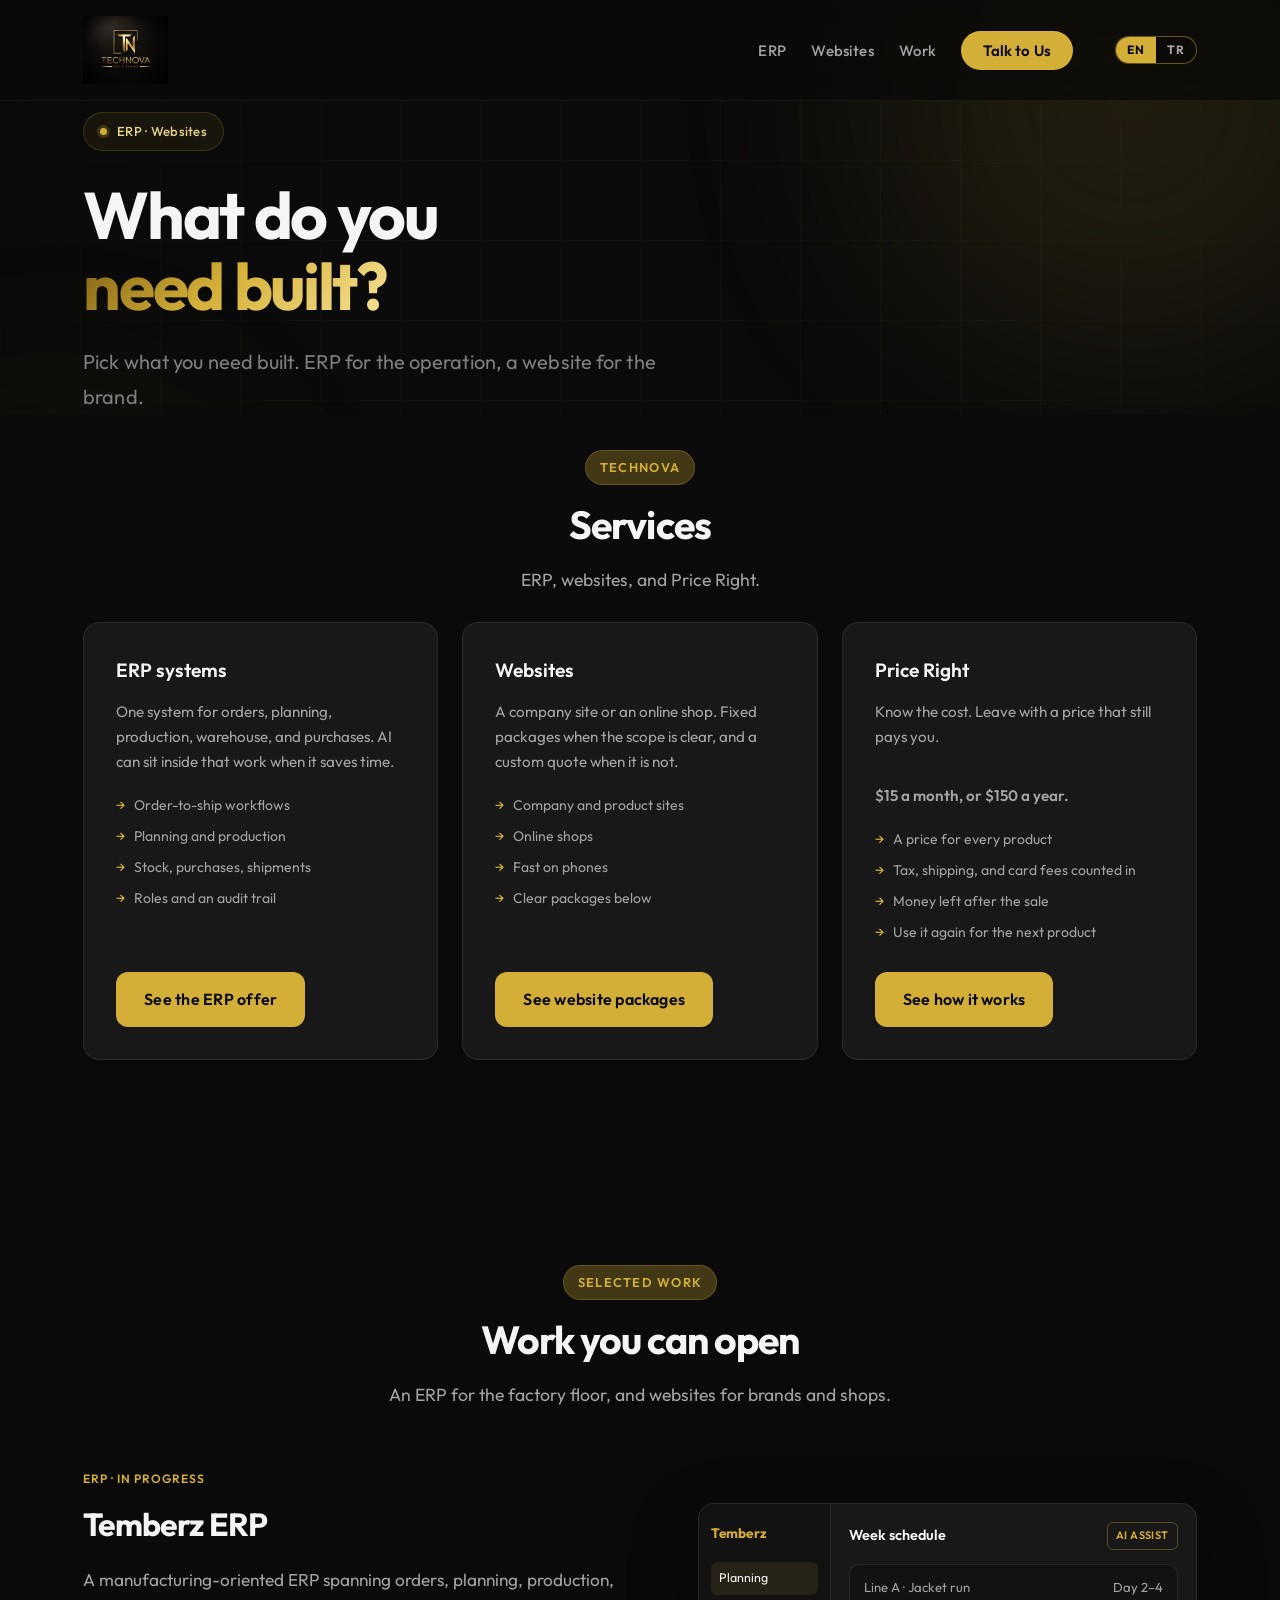
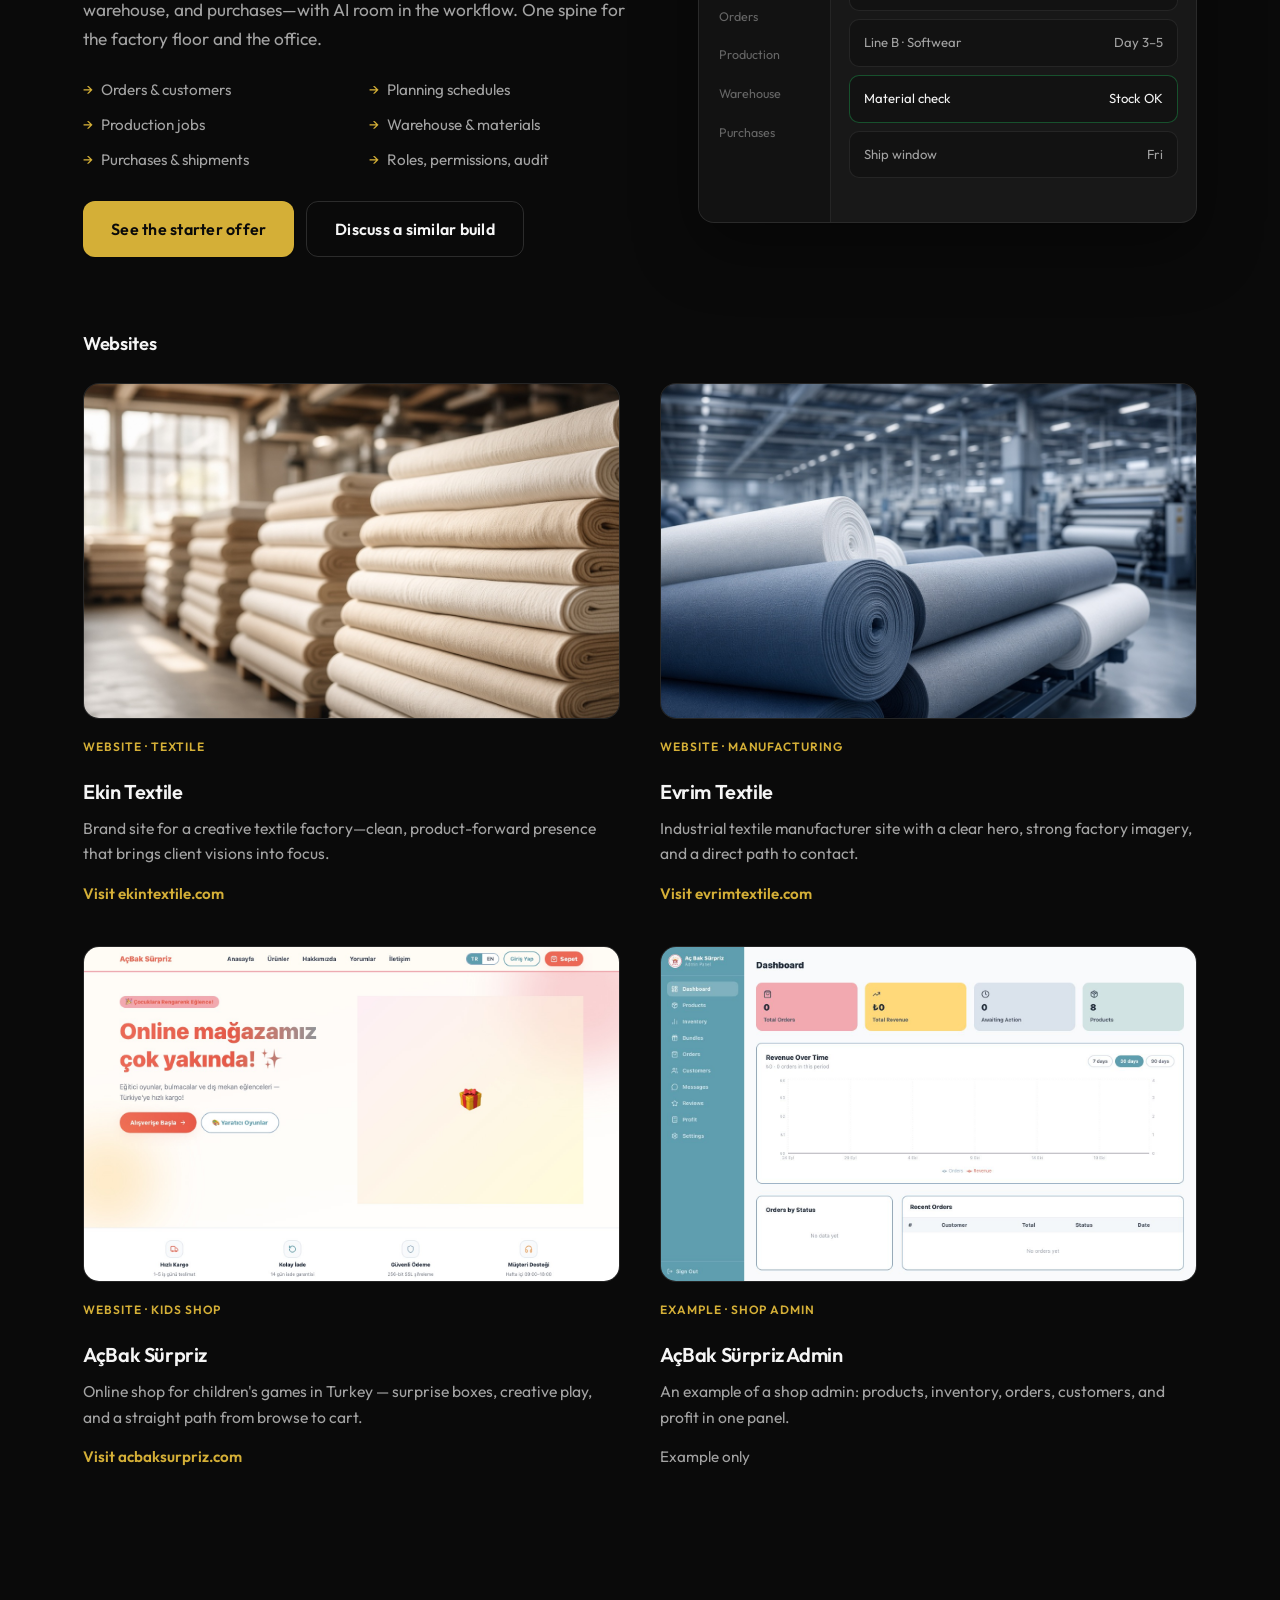
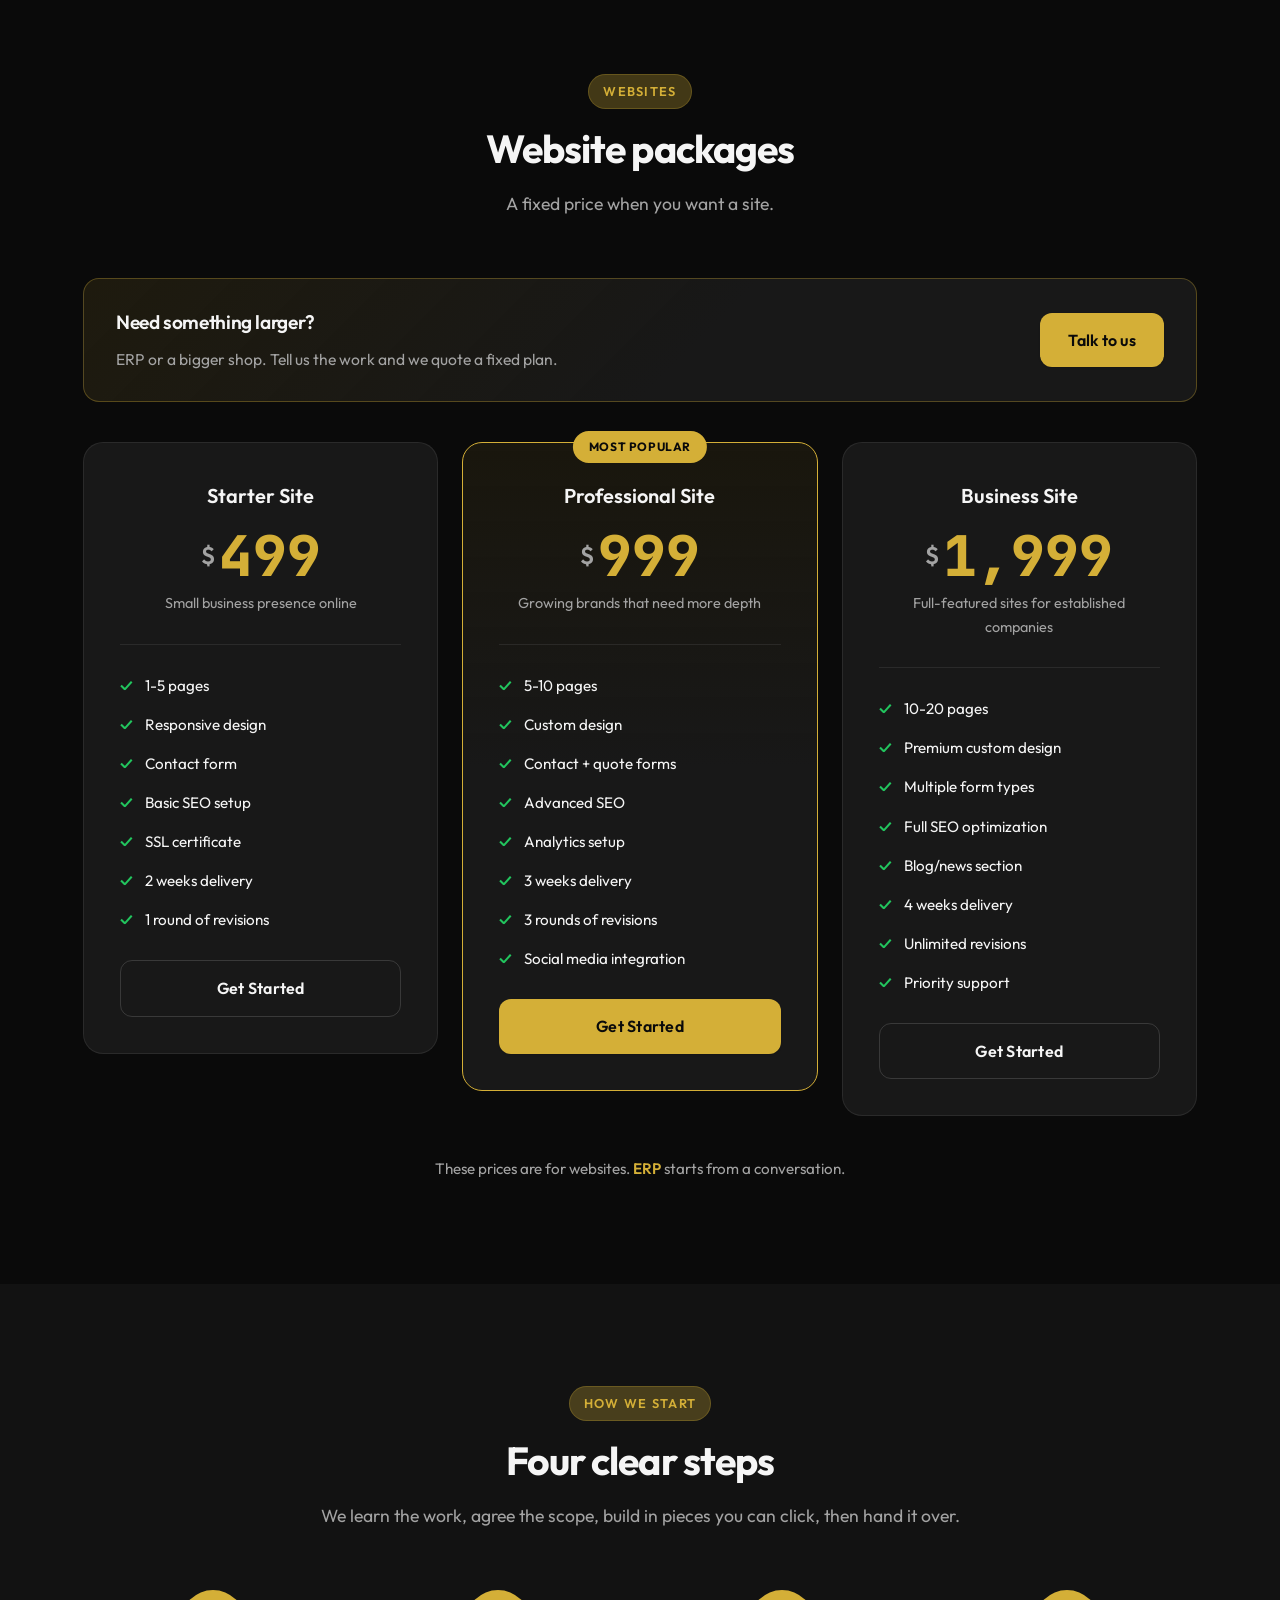
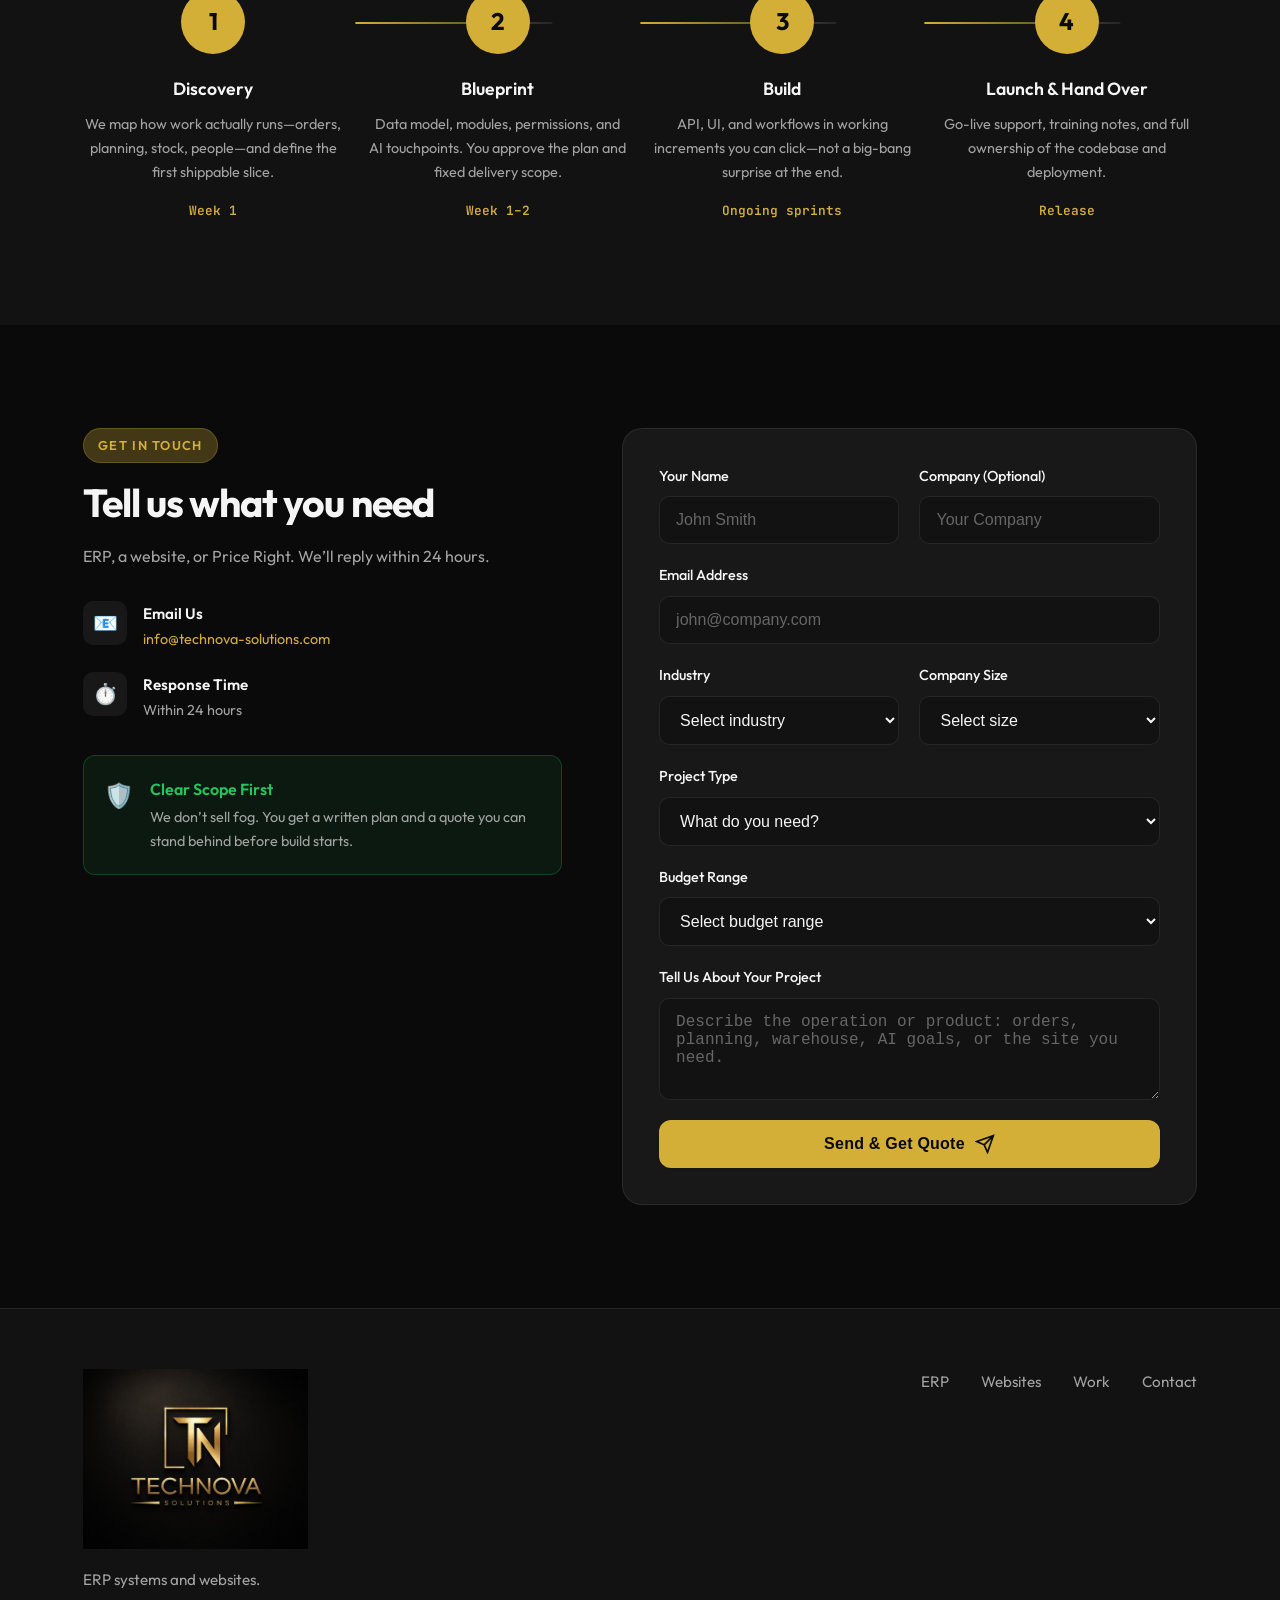
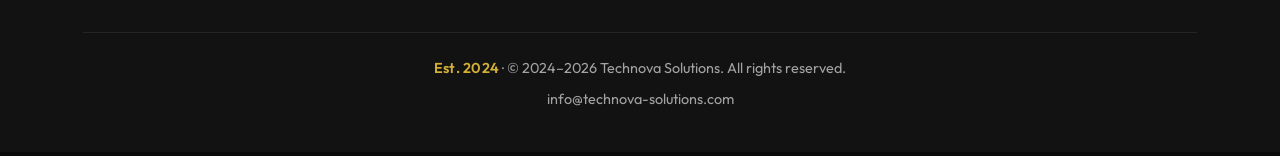
<file: index.html>
<!DOCTYPE html>
<html lang="en">
<head>
    <meta charset="UTF-8">
    <meta name="viewport" content="width=device-width, initial-scale=1.0">
    <meta name="description" data-i18n="meta.homeDesc" content="Technova Solutions — ERP systems, AI-powered workflows, and modern web software for operations-heavy businesses. Built for planning, production, and real work.">
    <meta name="theme-color" content="#0a0a0a">
    <link rel="canonical" href="https://technovasolutions.com/">
    <link rel="sitemap" type="application/xml" title="Sitemap" href="https://technovasolutions.com/sitemap.xml">
    <link rel="icon" href="favicon.svg" type="image/svg+xml">
    <link rel="apple-touch-icon" href="favicon.svg">
    <title data-i18n="meta.homeTitle">Technova Solutions | ERP Systems & AI Software</title>
    <meta property="og:type" content="website">
    <meta property="og:url" content="https://technovasolutions.com/">
    <meta property="og:title" content="Technova Solutions | ERP Systems & AI Software">
    <meta property="og:description" content="We build ERP platforms and AI-assisted workflows for manufacturing and operations—plus fast, secure web experiences when you need them.">
    <meta property="og:site_name" content="Technova Solutions">
    <meta name="twitter:card" content="summary">
    <meta name="twitter:title" content="Technova Solutions | ERP Systems & AI Software">
    <meta name="twitter:description" content="ERP systems, AI workflows, and modern software for operations-heavy businesses.">
    <script type="application/ld+json">
    {
      "@context": "https://schema.org",
      "@type": "Organization",
      "name": "Technova Solutions",
      "url": "https://technovasolutions.com/",
      "foundingDate": "2024",
      "email": "info@technova-solutions.com",
      "description": "ERP systems, AI-powered workflows, and modern web software for operations-heavy businesses."
    }
    </script>
    <link rel="preconnect" href="https://fonts.googleapis.com">
    <link rel="preconnect" href="https://fonts.gstatic.com" crossorigin>
    <link href="https://fonts.googleapis.com/css2?family=Outfit:wght@300;400;500;600;700;800&family=JetBrains+Mono:wght@400;500&display=swap" rel="stylesheet">
    <link rel="stylesheet" href="styles.css">
</head>
<body>
    <a class="skip-link" href="#main-content" data-i18n="a11y.skip">Skip to content</a>
    <!-- Navigation -->
    <nav class="navbar" data-i18n-aria="a11y.nav" aria-label="Primary">
        <div class="nav-container">
            <a href="index.html" class="logo logo--nav" data-i18n-aria="a11y.home" aria-label="Technova Solutions — home">
                <img src="logo.png" alt="" class="logo-img" width="440" height="132" decoding="async" fetchpriority="high">
            </a>
            <ul id="site-nav" class="nav-links">
                <li><a href="#erp" data-i18n="nav.erp">ERP</a></li>
                <li><a href="#websites" data-i18n="nav.websites">Websites</a></li>
                <li><a href="#work" data-i18n="nav.work">Work</a></li>
                <li><a href="#contact" class="nav-cta" data-i18n="nav.talk">Talk to Us</a></li>
            </ul>
            <div class="lang-switch" role="group" data-i18n-aria="a11y.language" aria-label="Language">
                <button type="button" class="lang-switch-btn" data-set-lang="en" lang="en">EN</button>
                <button type="button" class="lang-switch-btn" data-set-lang="tr" lang="tr">TR</button>
            </div>
            <button type="button" class="mobile-toggle" aria-label="Open menu" aria-expanded="false" aria-controls="site-nav">
                <span></span>
                <span></span>
                <span></span>
            </button>
        </div>
    </nav>

    <main id="main-content">
    <!-- Hero Section -->
    <header class="hero">
        <div class="hero-bg">
            <div class="grid-overlay"></div>
            <div class="gradient-orb orb-1"></div>
            <div class="gradient-orb orb-2"></div>
        </div>
        <div class="hero-content">
            <div class="hero-badge">
                <span class="badge-dot"></span>
                <span data-i18n="hero.badge">ERP · Websites</span>
            </div>
            <h1 class="hero-title">
                <span data-i18n="hero.l1">What do you</span><br>
                <span class="gradient-text" data-i18n="hero.l2">need built?</span>
            </h1>
            <p class="hero-subtitle" data-i18n="hero.sub">
                Pick what you need built. ERP for the operation, a website for the brand.
            </p>
        </div>
    </header>

    <section id="services" class="services">
        <div class="container">
            <div class="section-header">
                <span class="section-tag" data-i18n="svc.tag">Technova</span>
                <h2 class="section-title" data-i18n="svc.title">Services</h2>
                <p class="section-desc" data-i18n="svc.desc">ERP, websites, and Price Right.</p>
            </div>
            <div class="services-grid">
                <article id="erp" class="service-card">
                    <h3 data-i18n="path.erp.t">ERP systems</h3>
                    <p data-i18n="svc.erp.p">One system for orders, planning, production, warehouse, and purchases. AI can sit inside that work when it saves time.</p>
                    <ul class="service-features">
                        <li data-i18n="svc.erp.1">Order-to-ship workflows</li>
                        <li data-i18n="svc.erp.2">Planning and production</li>
                        <li data-i18n="svc.erp.3">Stock, purchases, shipments</li>
                        <li data-i18n="svc.erp.4">Roles and an audit trail</li>
                    </ul>
                    <a href="manufacturing-erp.html" class="btn btn-primary" data-i18n="svc.erp.cta">See the ERP offer</a>
                </article>
                <article id="websites" class="service-card">
                    <h3 data-i18n="path.web.t">Websites</h3>
                    <p data-i18n="svc.web.p">A company site or an online shop. Fixed packages when the scope is clear, and a custom quote when it is not.</p>
                    <ul class="service-features">
                        <li data-i18n="svc.web.1">Company and product sites</li>
                        <li data-i18n="svc.web.2">Online shops</li>
                        <li data-i18n="svc.web.3">Fast on phones</li>
                        <li data-i18n="svc.web.4">Clear packages below</li>
                    </ul>
                    <a href="#pricing" class="btn btn-primary" data-prefill="website" data-i18n="svc.web.cta">See website packages</a>
                </article>
                <article id="item-pricing" class="service-card">
                    <h3 data-i18n="path.price.t">Price Right</h3>
                    <p data-i18n="svc.price.p">Know the cost. Leave with a price that still pays you.</p>
                    <p class="service-price" data-i18n="svc.price.fee">$15 a month, or $150 a year.</p>
                    <ul class="service-features">
                        <li data-i18n="svc.price.1">A price for every product</li>
                        <li data-i18n="svc.price.2">Tax, shipping, and card fees counted in</li>
                        <li data-i18n="svc.price.3">Money left after the sale</li>
                        <li data-i18n="svc.price.4">Use it again for the next product</li>
                    </ul>
                    <a href="profit-calculator/index.html" class="btn btn-primary" data-i18n="svc.price.cta">See how it works</a>
                </article>
            </div>
        </div>
    </section>

    <!-- Work / Case study -->
    <section id="work" class="work">
        <div class="container">
            <div class="section-header">
                <span class="section-tag" data-i18n="work.tag">Selected Work</span>
                <h2 class="section-title" data-i18n="work.title">Work you can open</h2>
                <p class="section-desc" data-i18n="work.desc">An ERP for the factory floor, and websites for brands and shops.</p>
            </div>

            <div class="work-featured">
                <div class="work-layout">
                    <div class="work-copy">
                        <p class="work-kicker" data-i18n="work.kicker">ERP · In progress</p>
                        <h3 class="work-name">Temberz ERP</h3>
                        <p class="work-lead" data-i18n="work.lead">A manufacturing-oriented ERP spanning orders, planning, production, warehouse, and purchases—with AI room in the workflow. One spine for the factory floor and the office.</p>
                        <ul class="work-modules">
                            <li data-i18n="work.m1">Orders &amp; customers</li>
                            <li data-i18n="work.m2">Planning schedules</li>
                            <li data-i18n="work.m3">Production jobs</li>
                            <li data-i18n="work.m4">Warehouse &amp; materials</li>
                            <li data-i18n="work.m5">Purchases &amp; shipments</li>
                            <li data-i18n="work.m6">Roles, permissions, audit</li>
                        </ul>
                        <div class="work-actions">
                            <a href="manufacturing-erp.html" class="btn btn-primary" data-i18n="work.offer">See the starter offer</a>
                            <a href="#contact" class="btn btn-secondary" data-prefill="erp" data-i18n="work.discuss">Discuss a similar build</a>
                        </div>
                    </div>
                    <div class="work-visual" aria-hidden="true">
                        <div class="app-shell">
                            <aside class="app-shell-nav">
                                <span class="app-shell-brand">Temberz</span>
                                <span class="is-active" data-i18n="mock.planning">Planning</span>
                                <span data-i18n="mock.orders">Orders</span>
                                <span data-i18n="mock.production">Production</span>
                                <span data-i18n="mock.warehouse">Warehouse</span>
                                <span data-i18n="mock.purchases">Purchases</span>
                            </aside>
                            <div class="app-shell-main">
                                <div class="app-shell-bar">
                                    <span data-i18n="mock.week">Week schedule</span>
                                    <span class="app-shell-ai" data-i18n="mock.ai">AI assist</span>
                                </div>
                                <div class="app-shell-board">
                                    <div class="app-shell-row"><span data-i18n="mock.lineA">Line A · Jacket run</span><span data-i18n="mock.day24">Day 2–4</span></div>
                                    <div class="app-shell-row"><span data-i18n="mock.lineB">Line B · Softwear</span><span data-i18n="mock.day35">Day 3–5</span></div>
                                    <div class="app-shell-row highlight"><span data-i18n="mock.material">Material check</span><span data-i18n="mock.stock">Stock OK</span></div>
                                    <div class="app-shell-row"><span data-i18n="mock.ship">Ship window</span><span data-i18n="mock.fri">Fri</span></div>
                                </div>
                            </div>
                        </div>
                    </div>
                </div>
            </div>

            <div class="portfolio">
                <h3 class="portfolio-heading" data-i18n="port.heading">Websites</h3>
                <div class="portfolio-grid">
                    <article class="portfolio-project">
                        <a class="portfolio-media" href="https://ekintextile.com" target="_blank" rel="noopener noreferrer">
                            <img src="assets/ekin-textile.jpg" data-i18n-alt="port.ekin.alt" alt="Ekin Textile — creative textile manufacturing" width="1600" height="900" loading="lazy" decoding="async">
                        </a>
                        <div class="portfolio-body">
                            <p class="work-kicker" data-i18n="port.ekin.k">Website · Textile</p>
                            <h4 class="portfolio-title">Ekin Textile</h4>
                            <p class="portfolio-desc" data-i18n="port.ekin.d">Brand site for a creative textile factory—clean, product-forward presence that brings client visions into focus.</p>
                            <a class="portfolio-link" href="https://ekintextile.com" target="_blank" rel="noopener noreferrer" data-i18n="port.ekin.a">Visit ekintextile.com</a>
                        </div>
                    </article>
                    <article class="portfolio-project">
                        <a class="portfolio-media" href="https://evrimtextile.com" target="_blank" rel="noopener noreferrer">
                            <img src="assets/evrim-textile.jpg" data-i18n-alt="port.evrim.alt" alt="Evrim Textile — industrial textile manufacturing" width="1600" height="900" loading="lazy" decoding="async">
                        </a>
                        <div class="portfolio-body">
                            <p class="work-kicker" data-i18n="port.evrim.k">Website · Manufacturing</p>
                            <h4 class="portfolio-title">Evrim Textile</h4>
                            <p class="portfolio-desc" data-i18n="port.evrim.d">Industrial textile manufacturer site with a clear hero, strong factory imagery, and a direct path to contact.</p>
                            <a class="portfolio-link" href="https://evrimtextile.com" target="_blank" rel="noopener noreferrer" data-i18n="port.evrim.a">Visit evrimtextile.com</a>
                        </div>
                    </article>
                    <article class="portfolio-project">
                        <a class="portfolio-media" href="https://acbaksurpriz.com/" target="_blank" rel="noopener noreferrer">
                            <img src="assets/acbak-surpriz.jpg" data-i18n-alt="port.acbak.alt" alt="AçBak Sürpriz — kids game shop" width="1440" height="900" loading="lazy" decoding="async">
                        </a>
                        <div class="portfolio-body">
                            <p class="work-kicker" data-i18n="port.acbak.k">Website · Kids shop</p>
                            <h4 class="portfolio-title">AçBak Sürpriz</h4>
                            <p class="portfolio-desc" data-i18n="port.acbak.d">Online shop for children's games in Turkey — surprise boxes, creative play, and a straight path from browse to cart.</p>
                            <a class="portfolio-link" href="https://acbaksurpriz.com/" target="_blank" rel="noopener noreferrer" data-i18n="port.acbak.a">Visit acbaksurpriz.com</a>
                        </div>
                    </article>
                    <article class="portfolio-project">
                        <div class="portfolio-media">
                            <img src="assets/acbak-admin.jpg" data-i18n-alt="port.admin.alt" alt="Example of a shop admin — orders, products, and profit" width="1440" height="900" loading="lazy" decoding="async">
                        </div>
                        <div class="portfolio-body">
                            <p class="work-kicker" data-i18n="port.admin.k">Example · Shop admin</p>
                            <h4 class="portfolio-title">AçBak Sürpriz Admin</h4>
                            <p class="portfolio-desc" data-i18n="port.admin.d">An example of a shop admin: products, inventory, orders, customers, and profit in one panel.</p>
                            <p class="portfolio-note" data-i18n="port.admin.a">Example only</p>
                        </div>
                    </article>
                </div>
            </div>
        </div>
    </section>

    <!-- Pricing Section -->
    <section id="pricing" class="pricing">
        <div class="container">
            <div class="section-header">
                <span class="section-tag" data-i18n="pack.tag">Websites</span>
                <h2 class="section-title" data-i18n="pack.title">Website packages</h2>
                <p class="section-desc" data-i18n="pack.desc">A fixed price when you want a site.</p>
            </div>

            <div class="pricing-custom">
                <div class="pricing-custom-copy">
                    <h3 data-i18n="pack.more.t">Need something larger?</h3>
                    <p data-i18n="pack.more.p">ERP or a bigger shop. Tell us the work and we quote a fixed plan.</p>
                </div>
                <a href="#contact" class="btn btn-primary" data-prefill="erp" data-i18n="pack.more.cta">Talk to us</a>
            </div>

            <div class="pricing-grid">
                <div class="pricing-card">
                    <div class="pricing-header">
                        <h3 data-i18n="pack.starter">Starter Site</h3>
                        <div class="price">
                            <span class="currency">$</span>
                            <span class="amount">499</span>
                        </div>
                        <p class="price-desc" data-i18n="pack.starter.d">Small business presence online</p>
                    </div>
                    <ul class="pricing-features">
                        <li><span class="check">✓</span> <span data-i18n="pack.s1">1-5 pages</span></li>
                        <li><span class="check">✓</span> <span data-i18n="pack.s2">Responsive design</span></li>
                        <li><span class="check">✓</span> <span data-i18n="pack.s3">Contact form</span></li>
                        <li><span class="check">✓</span> <span data-i18n="pack.s4">Basic SEO setup</span></li>
                        <li><span class="check">✓</span> <span data-i18n="pack.s5">SSL certificate</span></li>
                        <li><span class="check">✓</span> <span data-i18n="pack.s6">2 weeks delivery</span></li>
                        <li><span class="check">✓</span> <span data-i18n="pack.s7">1 round of revisions</span></li>
                    </ul>
                    <a href="#contact" class="btn btn-secondary btn-full" data-prefill="website" data-budget="site-starter" data-i18n="pack.start">Get Started</a>
                </div>
                <div class="pricing-card popular">
                    <div class="popular-badge" data-i18n="pack.popular">Most Popular</div>
                    <div class="pricing-header">
                        <h3 data-i18n="pack.pro">Professional Site</h3>
                        <div class="price">
                            <span class="currency">$</span>
                            <span class="amount">999</span>
                        </div>
                        <p class="price-desc" data-i18n="pack.pro.d">Growing brands that need more depth</p>
                    </div>
                    <ul class="pricing-features">
                        <li><span class="check">✓</span> <span data-i18n="pack.p1">5-10 pages</span></li>
                        <li><span class="check">✓</span> <span data-i18n="pack.p2">Custom design</span></li>
                        <li><span class="check">✓</span> <span data-i18n="pack.p3">Contact + quote forms</span></li>
                        <li><span class="check">✓</span> <span data-i18n="pack.p4">Advanced SEO</span></li>
                        <li><span class="check">✓</span> <span data-i18n="pack.p5">Analytics setup</span></li>
                        <li><span class="check">✓</span> <span data-i18n="pack.p6">3 weeks delivery</span></li>
                        <li><span class="check">✓</span> <span data-i18n="pack.p7">3 rounds of revisions</span></li>
                        <li><span class="check">✓</span> <span data-i18n="pack.p8">Social media integration</span></li>
                    </ul>
                    <a href="#contact" class="btn btn-primary btn-full" data-prefill="website" data-budget="site-pro" data-i18n="pack.start">Get Started</a>
                </div>
                <div class="pricing-card">
                    <div class="pricing-header">
                        <h3 data-i18n="pack.biz">Business Site</h3>
                        <div class="price">
                            <span class="currency">$</span>
                            <span class="amount">1,999</span>
                        </div>
                        <p class="price-desc" data-i18n="pack.biz.d">Full-featured sites for established companies</p>
                    </div>
                    <ul class="pricing-features">
                        <li><span class="check">✓</span> <span data-i18n="pack.b1">10-20 pages</span></li>
                        <li><span class="check">✓</span> <span data-i18n="pack.b2">Premium custom design</span></li>
                        <li><span class="check">✓</span> <span data-i18n="pack.b3">Multiple form types</span></li>
                        <li><span class="check">✓</span> <span data-i18n="pack.b4">Full SEO optimization</span></li>
                        <li><span class="check">✓</span> <span data-i18n="pack.b5">Blog/news section</span></li>
                        <li><span class="check">✓</span> <span data-i18n="pack.b6">4 weeks delivery</span></li>
                        <li><span class="check">✓</span> <span data-i18n="pack.b7">Unlimited revisions</span></li>
                        <li><span class="check">✓</span> <span data-i18n="pack.b8">Priority support</span></li>
                    </ul>
                    <a href="#contact" class="btn btn-secondary btn-full" data-prefill="website" data-budget="site-biz" data-i18n="pack.start">Get Started</a>
                </div>
            </div>
            <p class="pricing-note"><span data-i18n="pack.note1">These prices are for websites.</span> <a href="#erp">ERP</a> <span data-i18n="pack.note2">starts from a conversation.</span></p>
        </div>
    </section>

    <!-- Process Section -->
    <section id="process" class="process">
        <div class="container">
            <div class="section-header">
                <span class="section-tag" data-i18n="step.tag">How we start</span>
                <h2 class="section-title" data-i18n="step.title">Four clear steps</h2>
                <p class="section-desc" data-i18n="step.desc">We learn the work, agree the scope, build in pieces you can click, then hand it over.</p>
            </div>
            <div class="process-timeline">
                <div class="process-step">
                    <div class="step-number">1</div>
                    <div class="step-content">
                        <h3 data-i18n="step.1.t">Discovery</h3>
                        <p data-i18n="step.1.p">We map how work actually runs—orders, planning, stock, people—and define the first shippable slice.</p>
                        <span class="step-time" data-i18n="step.1.time">Week 1</span>
                    </div>
                </div>
                <div class="process-step">
                    <div class="step-number">2</div>
                    <div class="step-content">
                        <h3 data-i18n="step.2.t">Blueprint</h3>
                        <p data-i18n="step.2.p">Data model, modules, permissions, and AI touchpoints. You approve the plan and fixed delivery scope.</p>
                        <span class="step-time" data-i18n="step.2.time">Week 1–2</span>
                    </div>
                </div>
                <div class="process-step">
                    <div class="step-number">3</div>
                    <div class="step-content">
                        <h3 data-i18n="step.3.t">Build</h3>
                        <p data-i18n="step.3.p">API, UI, and workflows in working increments you can click—not a big-bang surprise at the end.</p>
                        <span class="step-time" data-i18n="step.3.time">Ongoing sprints</span>
                    </div>
                </div>
                <div class="process-step">
                    <div class="step-number">4</div>
                    <div class="step-content">
                        <h3 data-i18n="step.4.t">Launch & Hand Over</h3>
                        <p data-i18n="step.4.p">Go-live support, training notes, and full ownership of the codebase and deployment.</p>
                        <span class="step-time" data-i18n="step.4.time">Release</span>
                    </div>
                </div>
            </div>
        </div>
    </section>

    <!-- Contact Section -->
    <section id="contact" class="contact">
        <div class="container">
            <div class="contact-grid">
                <div class="contact-info">
                    <span class="section-tag" data-i18n="contact.tag">Get In Touch</span>
                    <h2 class="section-title" data-i18n="contact.title">Tell us what you need</h2>
                    <p data-i18n="contact.desc">ERP, a website, or Price Right. We’ll reply within 24 hours.</p>
                    
                    <div class="contact-details">
                        <div class="contact-item">
                            <div class="ci-icon">📧</div>
                            <div class="ci-text">
                                <strong data-i18n="contact.email">Email Us</strong>
                                <span><a href="mailto:info@technova-solutions.com" class="contact-email">info@technova-solutions.com</a></span>
                            </div>
                        </div>
                        <div class="contact-item">
                            <div class="ci-icon">⏱️</div>
                            <div class="ci-text">
                                <strong data-i18n="contact.response">Response Time</strong>
                                <span data-i18n="contact.hours">Within 24 hours</span>
                            </div>
                        </div>
                    </div>

                    <div class="guarantee-box">
                        <div class="guarantee-icon">🛡️</div>
                        <div class="guarantee-text">
                            <strong data-i18n="contact.scope.t">Clear Scope First</strong>
                            <p data-i18n="contact.scope.p">We don’t sell fog. You get a written plan and a quote you can stand behind before build starts.</p>
                        </div>
                    </div>
                </div>
                <div class="contact-form-wrapper">
                    <form class="contact-form" id="contactForm">
                        <div class="contact-honeypot" aria-hidden="true">
                            <label for="contact-honey">Do not fill</label>
                            <input type="text" id="contact-honey" name="_honey" tabindex="-1" autocomplete="off">
                        </div>
                        <div class="form-row">
                            <div class="form-group">
                                <label for="name" data-i18n="contact.name">Your Name</label>
                                <input type="text" id="name" name="name" required data-i18n-placeholder="contact.name.ph" placeholder="John Smith">
                            </div>
                            <div class="form-group">
                                <label for="company" data-i18n="contact.company">Company (Optional)</label>
                                <input type="text" id="company" name="company" data-i18n-placeholder="contact.company.ph" placeholder="Your Company">
                            </div>
                        </div>
                        <div class="form-group">
                            <label for="email" data-i18n="contact.emailLabel">Email Address</label>
                            <input type="email" id="email" name="email" required data-i18n-placeholder="contact.email.ph" placeholder="john@company.com">
                        </div>
                        <div class="form-row">
                            <div class="form-group">
                                <label for="industry" data-i18n="contact.industry">Industry</label>
                                <select id="industry" name="industry">
                                    <option value="" data-i18n="contact.industry.ph">Select industry</option>
                                    <option value="manufacturing" data-i18n="contact.ind.mfg">Manufacturing</option>
                                    <option value="apparel" data-i18n="contact.ind.apparel">Apparel / Textile</option>
                                    <option value="wholesale" data-i18n="contact.ind.wholesale">Wholesale / Distribution</option>
                                    <option value="warehouse" data-i18n="contact.ind.warehouse">Warehouse / Logistics</option>
                                    <option value="services" data-i18n="contact.ind.services">Professional Services</option>
                                    <option value="other" data-i18n="contact.ind.other">Other</option>
                                </select>
                            </div>
                            <div class="form-group">
                                <label for="company-size" data-i18n="contact.size">Company Size</label>
                                <select id="company-size" name="company-size">
                                    <option value="" data-i18n="contact.size.ph">Select size</option>
                                    <option value="1-10">1–10</option>
                                    <option value="11-50">11–50</option>
                                    <option value="51-200">51–200</option>
                                    <option value="201-500">201–500</option>
                                    <option value="500+">500+</option>
                                </select>
                            </div>
                        </div>
                        <div class="form-group">
                            <label for="project-type" data-i18n="contact.type">Project Type</label>
                            <select id="project-type" name="project-type">
                                <option value="" data-i18n="contact.type.ph">What do you need?</option>
                                <option value="erp" data-i18n="contact.type.erp">ERP System</option>
                                <option value="ai" data-i18n="contact.type.ai">AI Workflow / Integration</option>
                                <option value="ops-app" data-i18n="contact.type.ops">Ops Web App / Portal</option>
                                <option value="pricing" data-i18n="contact.type.pricing">Price Right</option>
                                <option value="website" data-i18n="contact.type.web">Brand Website</option>
                                <option value="hybrid" data-i18n="contact.type.hybrid">ERP + Website / Hybrid</option>
                                <option value="other" data-i18n="contact.type.other">Something Else</option>
                            </select>
                        </div>
                        <div class="form-group">
                            <label for="budget" data-i18n="contact.budget">Budget Range</label>
                            <select id="budget" name="budget">
                                <option value="" data-i18n="contact.budget.ph">Select budget range</option>
                                <option value="site-starter" data-i18n="contact.budget.s">Website — $499 Starter</option>
                                <option value="site-pro" data-i18n="contact.budget.p">Website — $999 Professional</option>
                                <option value="site-biz" data-i18n="contact.budget.b">Website — $1,999 Business</option>
                                <option value="erp-custom" data-i18n="contact.budget.erp">ERP / AI — custom quote</option>
                                <option value="pricing-custom" data-i18n="contact.budget.price">Price Right — $15 a month or $150 a year</option>
                                <option value="unsure" data-i18n="contact.budget.unsure">Not sure yet</option>
                            </select>
                        </div>
                        <div class="form-group">
                            <label for="message" data-i18n="contact.message">Tell Us About Your Project</label>
                            <textarea id="message" name="message" rows="4" data-i18n-placeholder="contact.message.ph" placeholder="Describe the operation or product: orders, planning, warehouse, AI goals, or the site you need."></textarea>
                        </div>
                        <button type="submit" class="btn btn-primary btn-full">
                            <span data-i18n="contact.submit">Send & Get Quote</span>
                            <svg width="20" height="20" viewBox="0 0 24 24" fill="none" stroke="currentColor" stroke-width="2">
                                <path d="M22 2L11 13M22 2l-7 20-4-9-9-4 20-7z"/>
                            </svg>
                        </button>
                    </form>
                </div>
            </div>
        </div>
    </section>
    </main>

    <!-- Footer -->
    <footer class="footer">
        <div class="container">
            <div class="footer-content">
                <div class="footer-brand">
                    <a href="index.html" class="logo logo--footer" data-i18n-aria="a11y.home" aria-label="Technova Solutions — home">
                        <img src="logo.png" alt="" class="logo-img logo-img--footer" width="520" height="200" decoding="async">
                    </a>
                    <p data-i18n="footer.blurb">ERP systems and websites.</p>
                </div>
                <div class="footer-links">
                    <a href="#erp" data-i18n="nav.erp">ERP</a>
                    <a href="#websites" data-i18n="nav.websites">Websites</a>
                    <a href="#work" data-i18n="nav.work">Work</a>
                    <a href="#contact" data-i18n="nav.contact">Contact</a>
                </div>
            </div>
            <div class="footer-bottom">
                <p><span class="footer-est" data-i18n="footer.est">Est. 2024</span> · © 2024–2026 Technova Solutions. All rights reserved.</p>
                <p class="footer-legal"><a href="mailto:info@technova-solutions.com">info@technova-solutions.com</a></p>
            </div>
        </div>
    </footer>

    <script src="i18n.js"></script>
    <script src="script.js"></script>
</body>
</html>
</file>
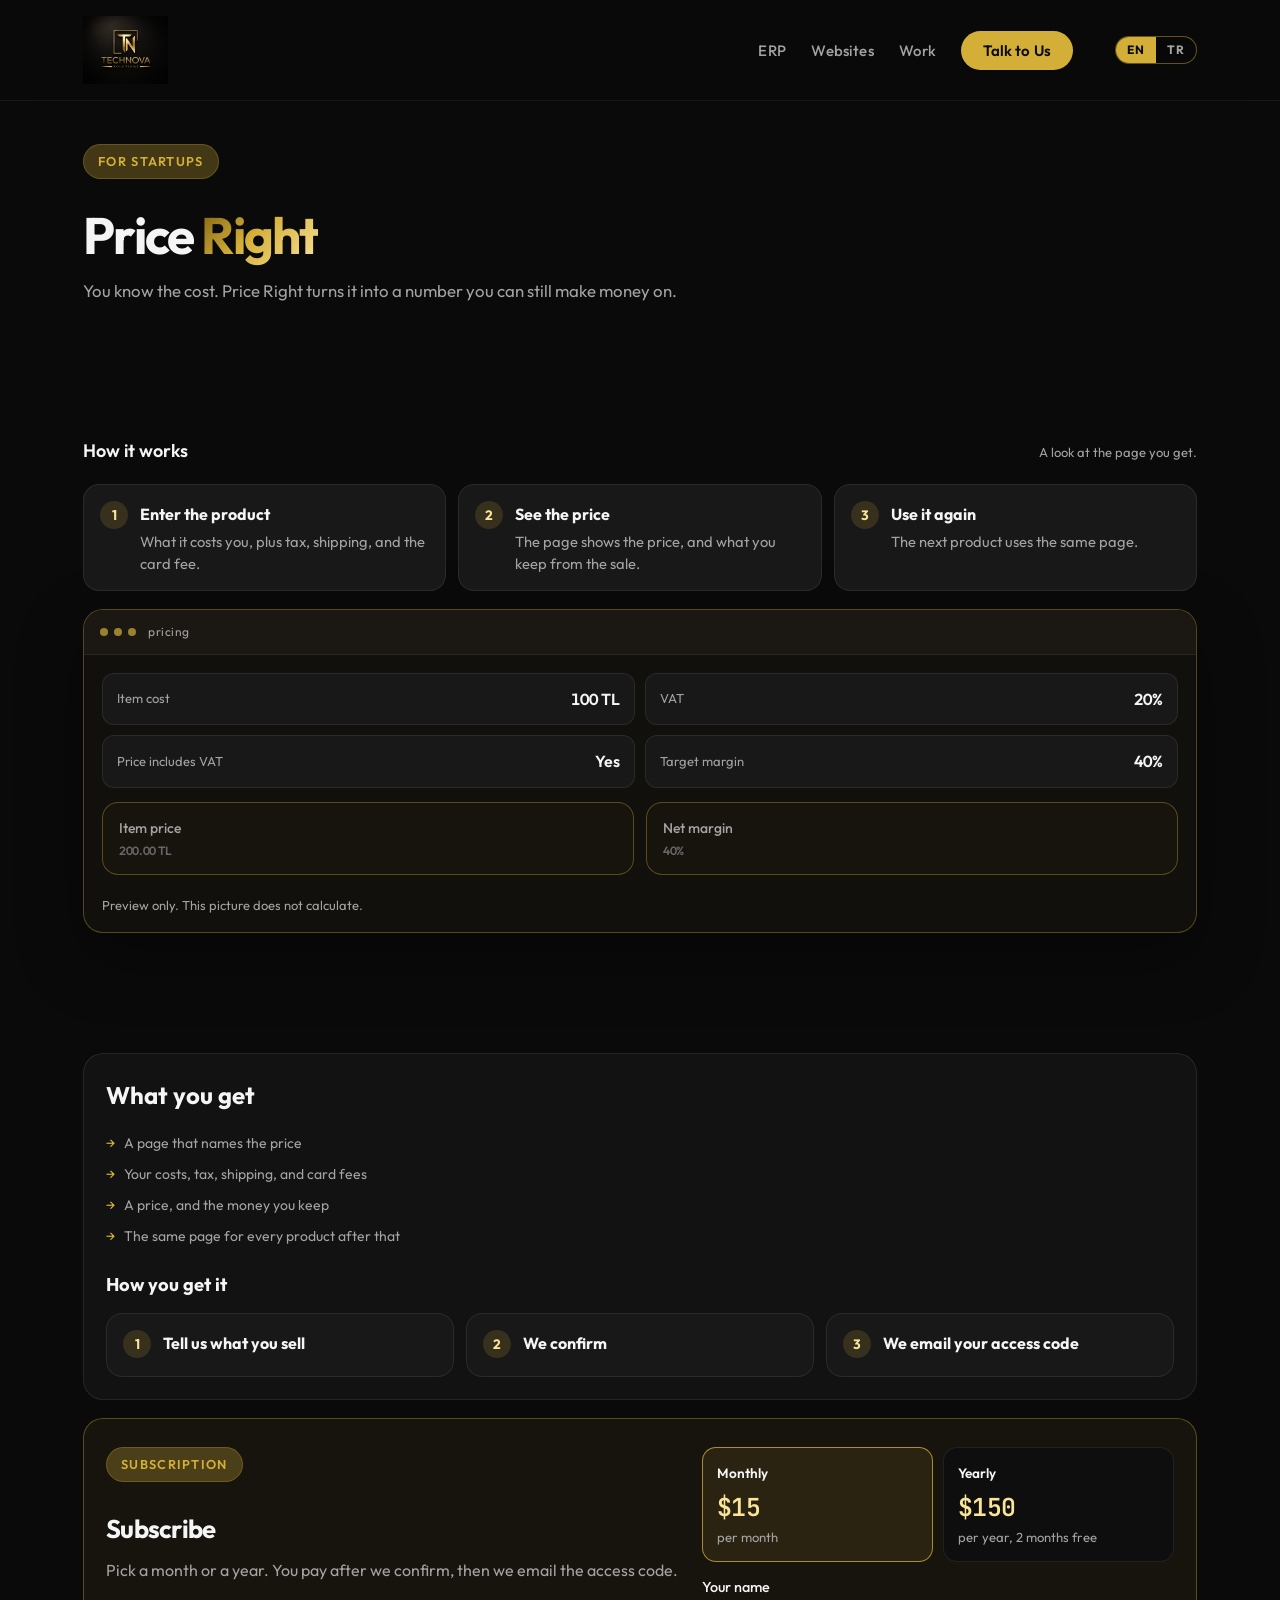
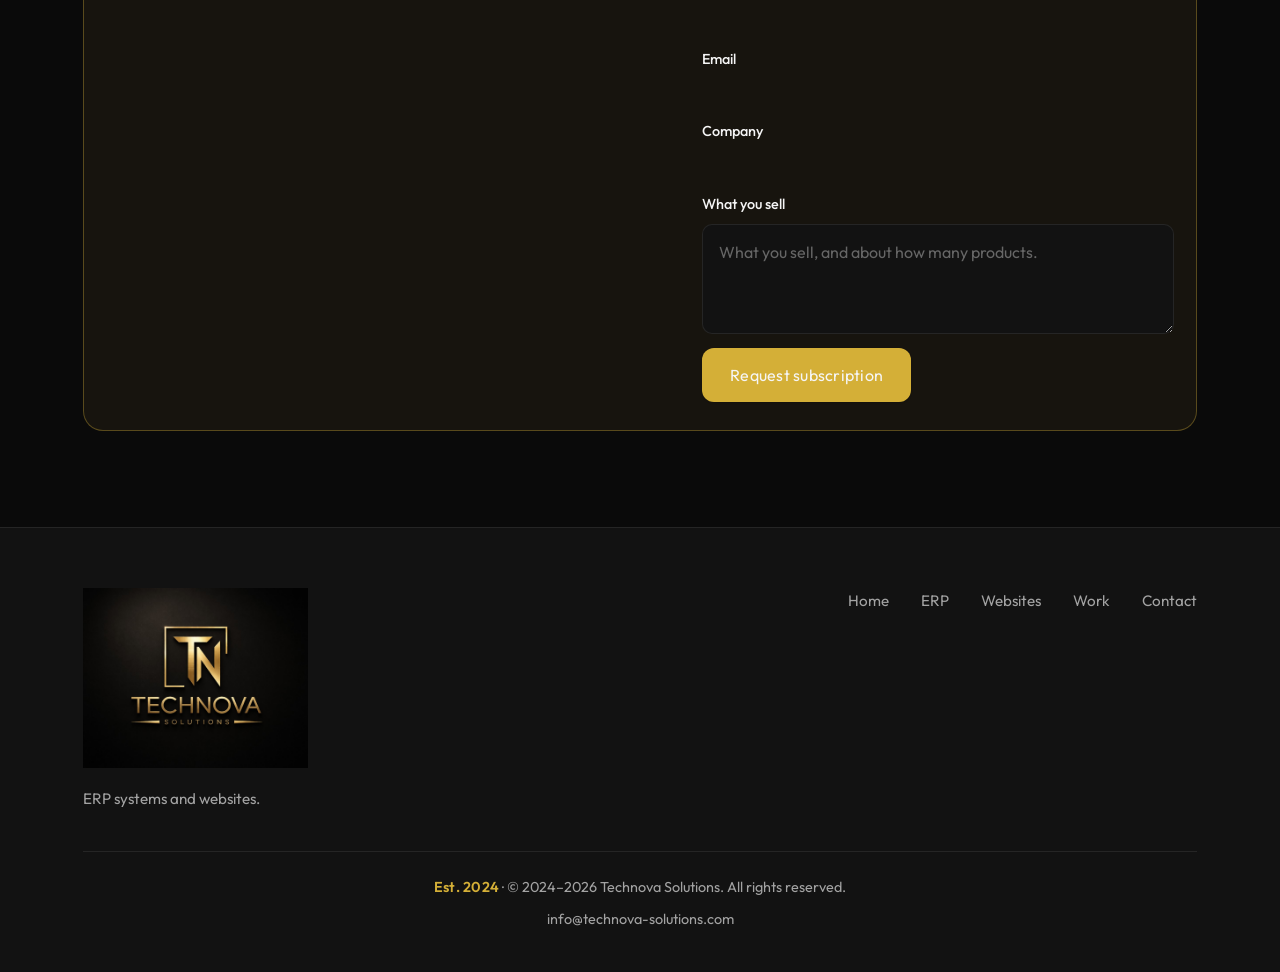
<file: profit-calculator/index.html>
<!DOCTYPE html>
<html lang="en">
<head>
    <meta charset="UTF-8">
    <meta name="viewport" content="width=device-width, initial-scale=1.0">
    <meta name="description" data-i18n="meta.priceDesc" content="Price Right for startups. Technova turns a product cost into a price you can still make money on.">
    <meta name="theme-color" content="#0a0a0a">
    <link rel="canonical" href="https://technovasolutions.com/profit-calculator/">
    <link rel="icon" href="../favicon.svg" type="image/svg+xml">
    <link rel="apple-touch-icon" href="../favicon.svg">
    <title data-i18n="meta.priceTitle">Price Right | Technova Solutions</title>
    <meta property="og:type" content="website">
    <meta property="og:url" content="https://technovasolutions.com/profit-calculator/">
    <meta property="og:title" content="Price Right | Technova Solutions">
    <meta property="og:description" content="Price Right for startups. Technova turns a product cost into a price you can still make money on.">
    <meta property="og:site_name" content="Technova Solutions">
    <meta name="twitter:card" content="summary">
    <meta name="twitter:title" content="Price Right | Technova Solutions">
    <meta name="twitter:description" content="Price Right for startups. Technova turns a product cost into a price you can still make money on.">
    <link rel="preconnect" href="https://fonts.googleapis.com">
    <link rel="preconnect" href="https://fonts.gstatic.com" crossorigin>
    <link href="https://fonts.googleapis.com/css2?family=Outfit:wght@300;400;500;600;700;800&family=JetBrains+Mono:wght@400;500&display=swap" rel="stylesheet">
    <link rel="stylesheet" href="../styles.css">
    <link rel="stylesheet" href="styles.css">
</head>
<body>
    <a class="skip-link" href="#main-content" data-i18n="a11y.skip">Skip to content</a>
    <nav class="navbar" data-i18n-aria="a11y.nav" aria-label="Primary">
        <div class="nav-container">
            <a href="../index.html" class="logo logo--nav" data-i18n-aria="a11y.home" aria-label="Technova Solutions — home">
                <img src="../logo.png" alt="" class="logo-img" width="440" height="132" decoding="async" fetchpriority="high">
            </a>
            <ul id="site-nav" class="nav-links">
                <li><a href="../manufacturing-erp.html" data-i18n="nav.erp">ERP</a></li>
                <li><a href="../index.html#websites" data-i18n="nav.websites">Websites</a></li>
                <li><a href="../index.html#work" data-i18n="nav.work">Work</a></li>
                <li><a href="../index.html#contact" class="nav-cta" data-i18n="nav.talk">Talk to Us</a></li>
            </ul>
            <div class="lang-switch" role="group" data-i18n-aria="a11y.language" aria-label="Language">
                <button type="button" class="lang-switch-btn" data-set-lang="en" lang="en">EN</button>
                <button type="button" class="lang-switch-btn" data-set-lang="tr" lang="tr">TR</button>
            </div>
            <button type="button" class="mobile-toggle" aria-label="Open menu" aria-expanded="false" aria-controls="site-nav">
                <span></span>
                <span></span>
                <span></span>
            </button>
        </div>
    </nav>

    <main id="main-content" class="calc-main">
        <div class="container calc-wrap">
            <header class="calc-intro">
                <span class="section-tag" data-i18n="price.tag">For startups</span>
                <h1><span data-i18n="price.h1a">Price</span> <span class="gradient-text" data-i18n="price.h1b">Right</span></h1>
                <p data-i18n="price.lead">You know the cost. Price Right turns it into a number you can still make money on.</p>
            </header>

            <section class="walk" aria-labelledby="walk-title">
                <div class="panel-head">
                    <div>
                        <h2 id="walk-title" data-i18n="price.walk">How it works</h2>
                    </div>
                    <p data-i18n="price.walk.side">A look at the page you get.</p>
                </div>
                <ol class="walk-steps">
                    <li>
                        <span>1</span>
                        <div>
                            <strong data-i18n="price.step1.t">Enter the product</strong>
                            <p data-i18n="price.step1.d">What it costs you, plus tax, shipping, and the card fee.</p>
                        </div>
                    </li>
                    <li>
                        <span>2</span>
                        <div>
                            <strong data-i18n="price.step2.t">See the price</strong>
                            <p data-i18n="price.step2.d">The page shows the price, and what you keep from the sale.</p>
                        </div>
                    </li>
                    <li>
                        <span>3</span>
                        <div>
                            <strong data-i18n="price.step3.t">Use it again</strong>
                            <p data-i18n="price.step3.d">The next product uses the same page.</p>
                        </div>
                    </li>
                </ol>
                <figure class="shot">
                    <div class="shot-chrome">
                        <span class="shot-dots" aria-hidden="true"><i></i><i></i><i></i></span>
                        <span class="shot-url">pricing</span>
                    </div>
                    <div class="shot-screen">
                        <div class="shot-fields">
                            <div><span data-i18n="price.shot.cost">Item cost</span><b>100 TL</b></div>
                            <div><span data-i18n="price.shot.vat">VAT</span><b>20%</b></div>
                            <div><span data-i18n="price.shot.includes">Price includes VAT</span><b data-i18n="price.shot.yes">Yes</b></div>
                            <div><span data-i18n="price.shot.margin">Target margin</span><b>40%</b></div>
                        </div>
                        <div class="answer">
                            <div class="answer-cell">
                                <h3 data-i18n="price.shot.price">Item price</h3>
                                <p class="figure">200.00 TL</p>
                            </div>
                            <div class="answer-cell">
                                <h3 data-i18n="price.shot.net">Net margin</h3>
                                <p class="figure">40%</p>
                            </div>
                        </div>
                    </div>
                    <figcaption data-i18n="price.shot.cap">Preview only. This picture does not calculate.</figcaption>
                </figure>
            </section>

            <section class="panel gets" aria-labelledby="gets-title">
                <h2 id="gets-title" data-i18n="price.gets">What you get</h2>
                <ul class="service-features">
                    <li data-i18n="price.gets.1">A page that names the price</li>
                    <li data-i18n="price.gets.2">Your costs, tax, shipping, and card fees</li>
                    <li data-i18n="price.gets.3">A price, and the money you keep</li>
                    <li data-i18n="price.gets.4">The same page for every product after that</li>
                </ul>
                <h3 data-i18n="price.how">How you get it</h3>
                <ol class="walk-steps walk-steps--line">
                    <li>
                        <span>1</span>
                        <div><strong data-i18n="price.how.1">Tell us what you sell</strong></div>
                    </li>
                    <li>
                        <span>2</span>
                        <div><strong data-i18n="price.how.2">We confirm</strong></div>
                    </li>
                    <li>
                        <span>3</span>
                        <div><strong data-i18n="price.how.3">We email your access code</strong></div>
                    </li>
                </ol>
            </section>

            <section class="service-ask" id="subscribe" aria-labelledby="subscribe-title">
                <div>
                    <span class="section-tag" data-i18n="price.sub.tag">Subscription</span>
                    <h2 id="subscribe-title" data-i18n="price.sub.title">Subscribe</h2>
                    <p data-i18n="price.sub.p">Pick a month or a year. You pay after we confirm, then we email the access code.</p>
                </div>
                <form id="subscribeForm" class="subscribe-form" novalidate>
                    <div class="contact-honeypot" aria-hidden="true">
                        <label for="subscribe-honey">Do not fill</label>
                        <input type="text" id="subscribe-honey" name="_honey" tabindex="-1" autocomplete="off">
                    </div>
                    <div class="plan-picks" role="radiogroup" data-i18n-aria="price.sub.tag" aria-label="Subscription">
                        <label class="plan">
                            <input type="radio" name="plan" value="monthly" checked>
                            <span class="plan-name" data-i18n="price.plan.month">Monthly</span>
                            <span class="plan-price">$15</span>
                            <span class="plan-note" data-i18n="price.plan.month.n">per month</span>
                        </label>
                        <label class="plan">
                            <input type="radio" name="plan" value="yearly">
                            <span class="plan-name" data-i18n="price.plan.year">Yearly</span>
                            <span class="plan-price">$150</span>
                            <span class="plan-note" data-i18n="price.plan.year.n">per year, 2 months free</span>
                        </label>
                    </div>
                    <div class="form-group">
                        <label for="subscribe-name" data-i18n="price.sub.name">Your name</label>
                        <input id="subscribe-name" name="name" type="text" required autocomplete="name">
                    </div>
                    <div class="form-group">
                        <label for="subscribe-email" data-i18n="price.sub.email">Email</label>
                        <input id="subscribe-email" name="email" type="email" required autocomplete="email">
                    </div>
                    <div class="form-group">
                        <label for="subscribe-company" data-i18n="price.sub.company">Company</label>
                        <input id="subscribe-company" name="company" type="text" autocomplete="organization">
                    </div>
                    <div class="form-group">
                        <label for="subscribe-catalog" data-i18n="price.sub.catalog">What you sell</label>
                        <textarea id="subscribe-catalog" name="catalog" rows="3" required data-i18n-placeholder="price.sub.catalog.ph" placeholder="What you sell, and about how many products."></textarea>
                    </div>
                    <button type="submit" class="btn btn-primary">
                        <span data-i18n="price.sub.send">Request subscription</span>
                    </button>
                </form>
            </section>
        </div>
    </main>

    <footer class="footer">
        <div class="container">
            <div class="footer-content">
                <div class="footer-brand">
                    <a href="../index.html" class="logo logo--footer" data-i18n-aria="a11y.home" aria-label="Technova Solutions — home">
                        <img src="../logo.png" alt="" class="logo-img logo-img--footer" width="520" height="200" decoding="async">
                    </a>
                    <p data-i18n="footer.blurb">ERP systems and websites.</p>
                </div>
                <div class="footer-links">
                    <a href="../index.html" data-i18n="nav.home">Home</a>
                    <a href="../manufacturing-erp.html" data-i18n="nav.erp">ERP</a>
                    <a href="../index.html#websites" data-i18n="nav.websites">Websites</a>
                    <a href="../index.html#work" data-i18n="nav.work">Work</a>
                    <a href="../index.html#contact" data-i18n="nav.contact">Contact</a>
                </div>
            </div>
            <div class="footer-bottom">
                <p><span class="footer-est" data-i18n="footer.est">Est. 2024</span> · © 2024–2026 Technova Solutions. All rights reserved.</p>
                <p class="footer-legal"><a href="mailto:info@technova-solutions.com">info@technova-solutions.com</a></p>
            </div>
        </div>
    </footer>

    <script src="../i18n.js"></script>
    <script src="../script.js"></script>
</body>
</html>
</file>
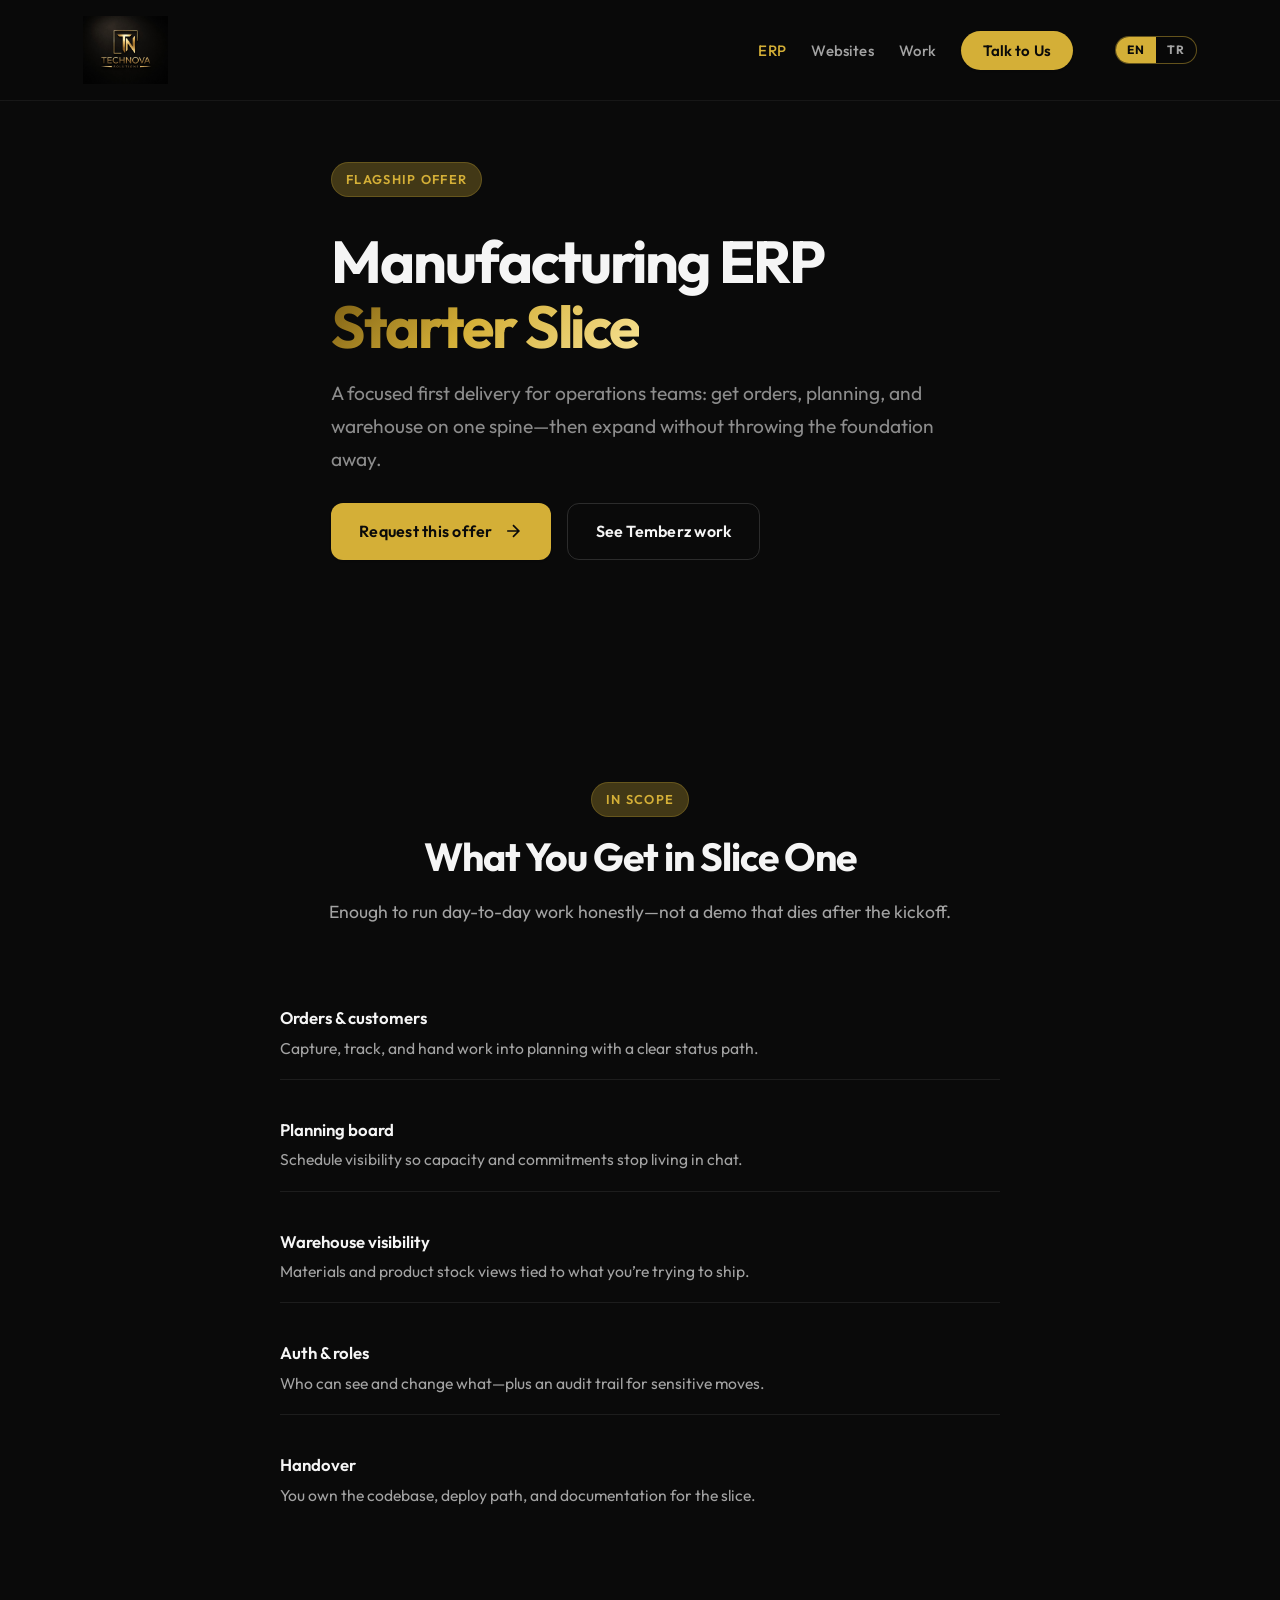
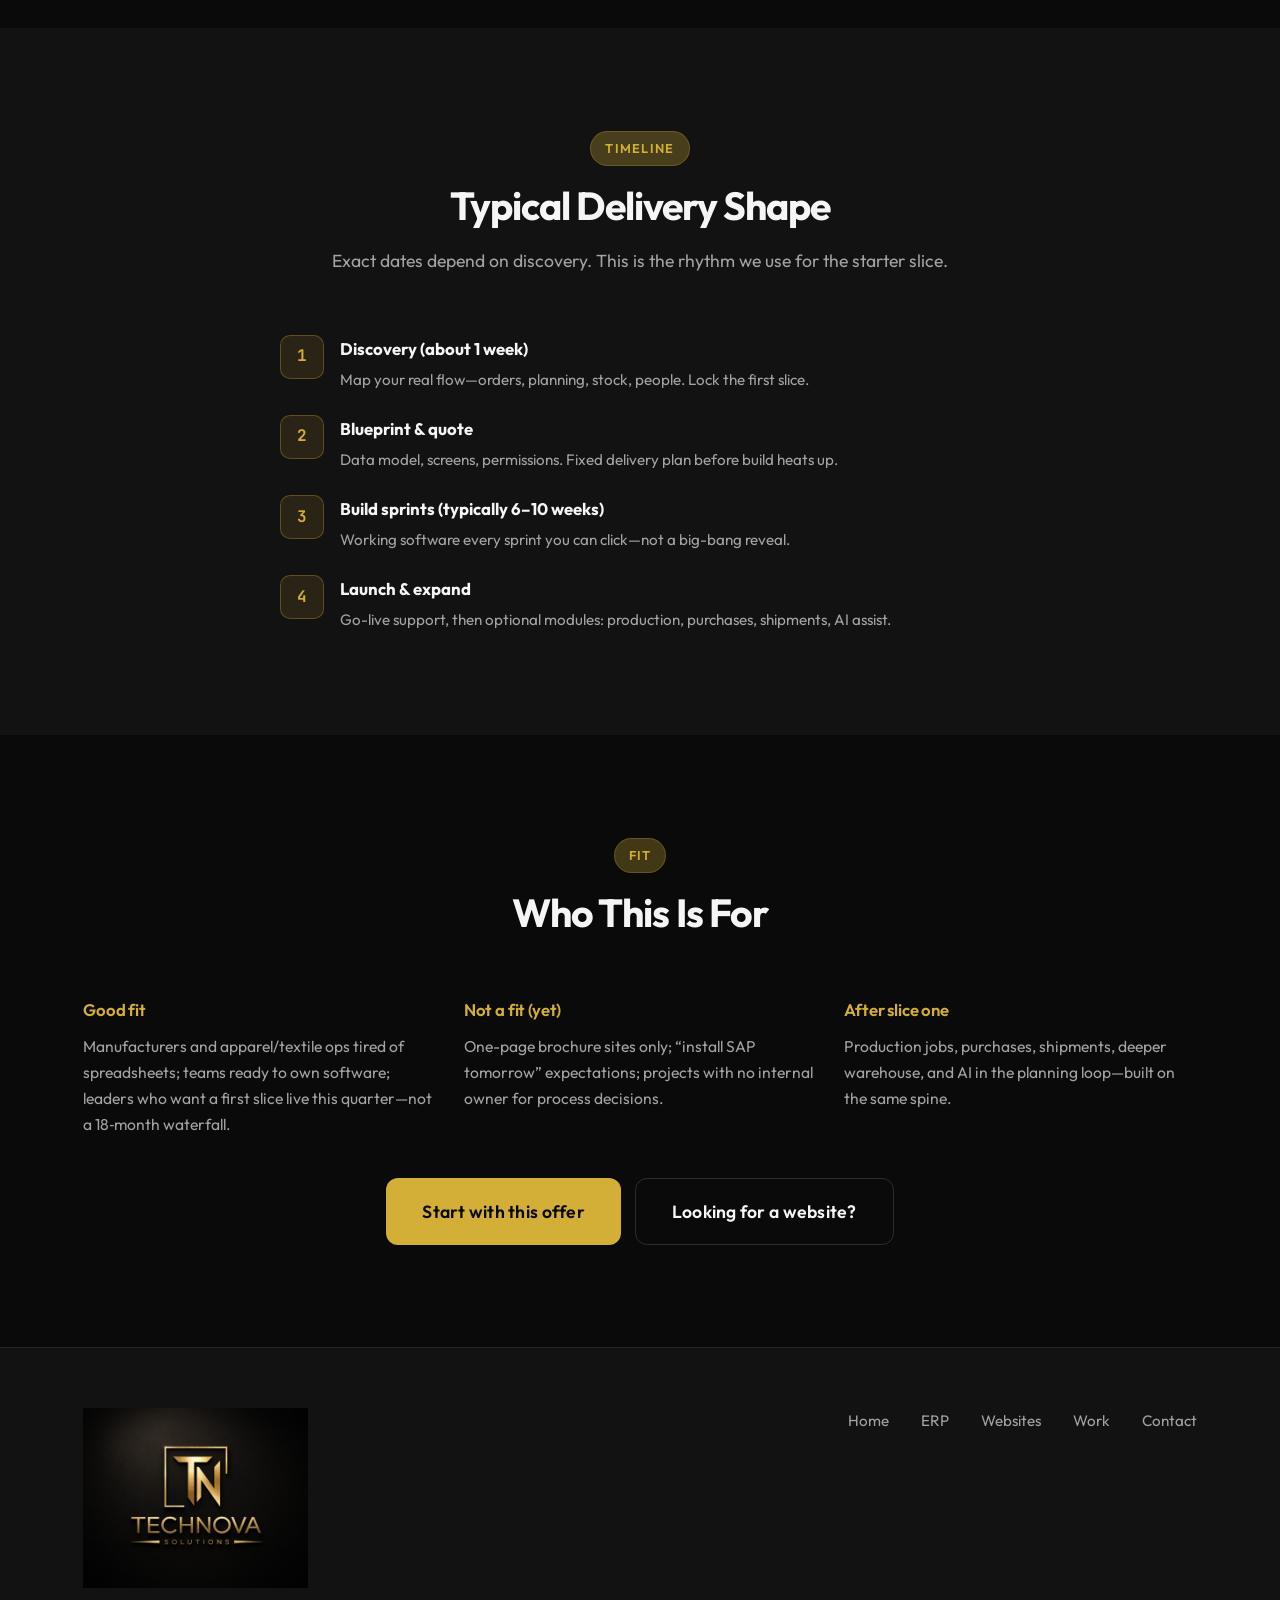
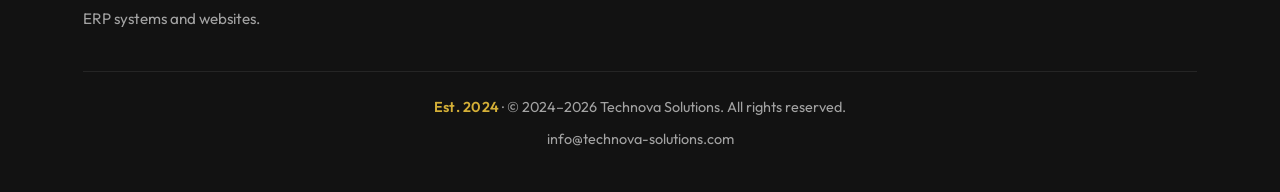
<file: manufacturing-erp.html>
<!DOCTYPE html>
<html lang="en">
<head>
    <meta charset="UTF-8">
    <meta name="viewport" content="width=device-width, initial-scale=1.0">
    <meta name="description" data-i18n="meta.erpDesc" content="Manufacturing ERP Starter Slice by Technova Solutions — orders, planning, and warehouse in a fixed first delivery. Expand into production, purchases, and AI.">
    <meta name="theme-color" content="#0a0a0a">
    <link rel="canonical" href="https://technovasolutions.com/manufacturing-erp.html">
    <link rel="icon" href="favicon.svg" type="image/svg+xml">
    <title data-i18n="meta.erpTitle">Manufacturing ERP Starter Slice | Technova Solutions</title>
    <meta property="og:type" content="website">
    <meta property="og:url" content="https://technovasolutions.com/manufacturing-erp.html">
    <meta property="og:title" content="Manufacturing ERP Starter Slice | Technova Solutions">
    <meta property="og:description" content="A fixed first ERP delivery: orders, planning, and warehouse—ready to grow into production and AI assist.">
    <meta property="og:site_name" content="Technova Solutions">
    <link rel="preconnect" href="https://fonts.googleapis.com">
    <link rel="preconnect" href="https://fonts.gstatic.com" crossorigin>
    <link href="https://fonts.googleapis.com/css2?family=Outfit:wght@300;400;500;600;700;800&family=JetBrains+Mono:wght@400;500&display=swap" rel="stylesheet">
    <link rel="stylesheet" href="styles.css">
</head>
<body>
    <a class="skip-link" href="#main-content" data-i18n="a11y.skip">Skip to content</a>
    <nav class="navbar" data-i18n-aria="a11y.nav" aria-label="Primary">
        <div class="nav-container">
            <a href="index.html" class="logo logo--nav" data-i18n-aria="a11y.home" aria-label="Technova Solutions — home">
                <img src="logo.png" alt="" class="logo-img" width="440" height="132" decoding="async" fetchpriority="high">
            </a>
            <ul id="site-nav" class="nav-links">
                <li><a href="manufacturing-erp.html" aria-current="page" data-i18n="nav.erp">ERP</a></li>
                <li><a href="index.html#websites" data-i18n="nav.websites">Websites</a></li>
                <li><a href="index.html#work" data-i18n="nav.work">Work</a></li>
                <li><a href="index.html#contact" class="nav-cta" data-prefill="erp" data-i18n="nav.talk">Talk to Us</a></li>
            </ul>
            <div class="lang-switch" role="group" data-i18n-aria="a11y.language" aria-label="Language">
                <button type="button" class="lang-switch-btn" data-set-lang="en" lang="en">EN</button>
                <button type="button" class="lang-switch-btn" data-set-lang="tr" lang="tr">TR</button>
            </div>
            <button type="button" class="mobile-toggle" aria-label="Open menu" aria-expanded="false" aria-controls="site-nav">
                <span></span>
                <span></span>
                <span></span>
            </button>
        </div>
    </nav>

    <main id="main-content">
        <header class="offer-hero">
            <div class="container offer-hero-inner">
                <div class="offer-hero-copy">
                    <span class="section-tag" data-i18n="erp.tag">Flagship offer</span>
                    <h1 class="offer-hero-title"><span data-i18n="erp.h1a">Manufacturing ERP</span><br><span class="gradient-text" data-i18n="erp.h1b">Starter Slice</span></h1>
                    <p class="offer-hero-sub" data-i18n="erp.sub">
                        A focused first delivery for operations teams: get orders, planning, and warehouse
                        on one spine—then expand without throwing the foundation away.
                    </p>
                    <div class="hero-actions">
                        <a href="index.html#contact" class="btn btn-primary" data-prefill="erp" data-offer="manufacturing-starter">
                            <span data-i18n="erp.request">Request this offer</span>
                            <svg width="20" height="20" viewBox="0 0 24 24" fill="none" stroke="currentColor" stroke-width="2">
                                <path d="M5 12h14M12 5l7 7-7 7"/>
                            </svg>
                        </a>
                        <a href="index.html#work" class="btn btn-secondary" data-i18n="erp.seeWork">See Temberz work</a>
                    </div>
                </div>
            </div>
        </header>

        <section class="offer-section">
            <div class="container">
                <div class="section-header">
                    <span class="section-tag" data-i18n="erp.scope.tag">In scope</span>
                    <h2 class="section-title" data-i18n="erp.scope.title">What You Get in Slice One</h2>
                    <p class="section-desc" data-i18n="erp.scope.desc">Enough to run day-to-day work honestly—not a demo that dies after the kickoff.</p>
                </div>
                <ul class="offer-scope">
                    <li>
                        <strong data-i18n="erp.s1.t">Orders &amp; customers</strong>
                        <span data-i18n="erp.s1.d">Capture, track, and hand work into planning with a clear status path.</span>
                    </li>
                    <li>
                        <strong data-i18n="erp.s2.t">Planning board</strong>
                        <span data-i18n="erp.s2.d">Schedule visibility so capacity and commitments stop living in chat.</span>
                    </li>
                    <li>
                        <strong data-i18n="erp.s3.t">Warehouse visibility</strong>
                        <span data-i18n="erp.s3.d">Materials and product stock views tied to what you’re trying to ship.</span>
                    </li>
                    <li>
                        <strong data-i18n="erp.s4.t">Auth &amp; roles</strong>
                        <span data-i18n="erp.s4.d">Who can see and change what—plus an audit trail for sensitive moves.</span>
                    </li>
                    <li>
                        <strong data-i18n="erp.s5.t">Handover</strong>
                        <span data-i18n="erp.s5.d">You own the codebase, deploy path, and documentation for the slice.</span>
                    </li>
                </ul>
            </div>
        </section>

        <section class="offer-section offer-section--alt">
            <div class="container">
                <div class="section-header">
                    <span class="section-tag" data-i18n="erp.time.tag">Timeline</span>
                    <h2 class="section-title" data-i18n="erp.time.title">Typical Delivery Shape</h2>
                    <p class="section-desc" data-i18n="erp.time.desc">Exact dates depend on discovery. This is the rhythm we use for the starter slice.</p>
                </div>
                <ol class="offer-timeline">
                    <li>
                        <span class="offer-timeline-step">1</span>
                        <div>
                            <h3 data-i18n="erp.t1.t">Discovery (about 1 week)</h3>
                            <p data-i18n="erp.t1.d">Map your real flow—orders, planning, stock, people. Lock the first slice.</p>
                        </div>
                    </li>
                    <li>
                        <span class="offer-timeline-step">2</span>
                        <div>
                            <h3 data-i18n="erp.t2.t">Blueprint &amp; quote</h3>
                            <p data-i18n="erp.t2.d">Data model, screens, permissions. Fixed delivery plan before build heats up.</p>
                        </div>
                    </li>
                    <li>
                        <span class="offer-timeline-step">3</span>
                        <div>
                            <h3 data-i18n="erp.t3.t">Build sprints (typically 6–10 weeks)</h3>
                            <p data-i18n="erp.t3.d">Working software every sprint you can click—not a big-bang reveal.</p>
                        </div>
                    </li>
                    <li>
                        <span class="offer-timeline-step">4</span>
                        <div>
                            <h3 data-i18n="erp.t4.t">Launch &amp; expand</h3>
                            <p data-i18n="erp.t4.d">Go-live support, then optional modules: production, purchases, shipments, AI assist.</p>
                        </div>
                    </li>
                </ol>
            </div>
        </section>

        <section class="offer-section">
            <div class="container">
                <div class="section-header">
                    <span class="section-tag" data-i18n="erp.fit.tag">Fit</span>
                    <h2 class="section-title" data-i18n="erp.fit.title">Who This Is For</h2>
                </div>
                <div class="trust-grid">
                    <div class="trust-block">
                        <h3 data-i18n="erp.fit.good.t">Good fit</h3>
                        <p data-i18n="erp.fit.good.d">Manufacturers and apparel/textile ops tired of spreadsheets; teams ready to own software; leaders who want a first slice live this quarter—not a 18‑month waterfall.</p>
                    </div>
                    <div class="trust-block">
                        <h3 data-i18n="erp.fit.no.t">Not a fit (yet)</h3>
                        <p data-i18n="erp.fit.no.d">One-page brochure sites only; “install SAP tomorrow” expectations; projects with no internal owner for process decisions.</p>
                    </div>
                    <div class="trust-block">
                        <h3 data-i18n="erp.fit.after.t">After slice one</h3>
                        <p data-i18n="erp.fit.after.d">Production jobs, purchases, shipments, deeper warehouse, and AI in the planning loop—built on the same spine.</p>
                    </div>
                </div>
                <div class="offer-cta-row">
                    <a href="index.html#contact" class="btn btn-primary btn-large" data-prefill="erp" data-offer="manufacturing-starter">
                        <span data-i18n="erp.start">Start with this offer</span>
                    </a>
                    <a href="index.html#pricing" class="btn btn-secondary btn-large" data-i18n="erp.web">Looking for a website?</a>
                </div>
            </div>
        </section>
    </main>

    <footer class="footer">
        <div class="container">
            <div class="footer-content">
                <div class="footer-brand">
                    <a href="index.html" class="logo logo--footer" data-i18n-aria="a11y.home" aria-label="Technova Solutions — home">
                        <img src="logo.png" alt="" class="logo-img logo-img--footer" width="520" height="200" decoding="async">
                    </a>
                    <p data-i18n="footer.blurb">ERP systems and websites.</p>
                </div>
                <div class="footer-links">
                    <a href="index.html" data-i18n="nav.home">Home</a>
                    <a href="manufacturing-erp.html" data-i18n="nav.erp">ERP</a>
                    <a href="index.html#websites" data-i18n="nav.websites">Websites</a>
                    <a href="index.html#work" data-i18n="nav.work">Work</a>
                    <a href="index.html#contact" data-i18n="nav.contact">Contact</a>
                </div>
            </div>
            <div class="footer-bottom">
                <p><span class="footer-est" data-i18n="footer.est">Est. 2024</span> · © 2024–2026 Technova Solutions. All rights reserved.</p>
                <p class="footer-legal"><a href="mailto:info@technova-solutions.com">info@technova-solutions.com</a></p>
            </div>
        </div>
    </footer>

    <script src="i18n.js"></script>
    <script src="script.js"></script>
</body>
</html>
</file>
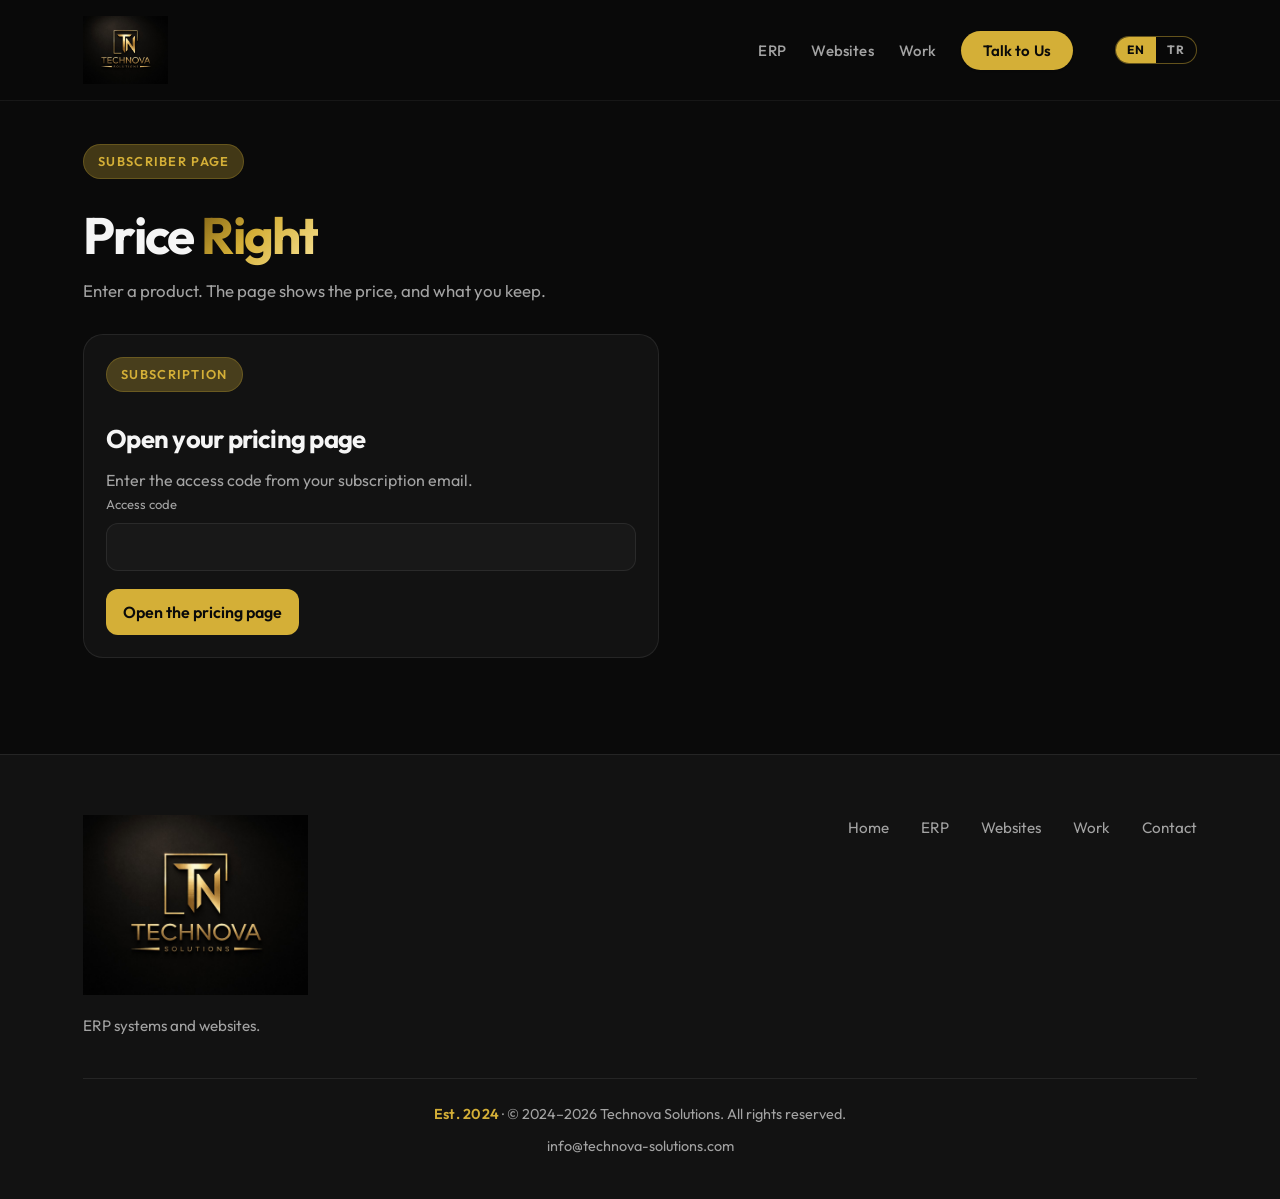
<file: profit-calculator/tool.html>
<!DOCTYPE html>
<html lang="en">
<head>
    <meta charset="UTF-8">
    <meta name="viewport" content="width=device-width, initial-scale=1.0">
    <meta name="robots" content="noindex">
    <meta name="description" content="Subscriber pricing page. Enter an item and the page sets the selling price.">
    <meta name="theme-color" content="#0a0a0a">
    <link rel="canonical" href="https://technovasolutions.com/profit-calculator/tool.html">
    <link rel="icon" href="../favicon.svg" type="image/svg+xml">
    <link rel="apple-touch-icon" href="../favicon.svg">
    <title data-i18n="meta.priceTitle">Price Right | Technova Solutions</title>
    <meta property="og:type" content="website">
    <meta property="og:url" content="https://technovasolutions.com/profit-calculator/tool.html">
    <meta property="og:title" content="Price Right | Technova Solutions">
    <meta property="og:description" content="Price Right for startups. Technova turns a product cost into a price you can still make money on.">
    <meta property="og:site_name" content="Technova Solutions">
    <meta name="twitter:card" content="summary">
    <meta name="twitter:title" content="Price Right | Technova Solutions">
    <meta name="twitter:description" content="Price Right for startups. Technova turns a product cost into a price you can still make money on.">
    <link rel="preconnect" href="https://fonts.googleapis.com">
    <link rel="preconnect" href="https://fonts.gstatic.com" crossorigin>
    <link href="https://fonts.googleapis.com/css2?family=Outfit:wght@300;400;500;600;700;800&family=JetBrains+Mono:wght@400;500&display=swap" rel="stylesheet">
    <link rel="stylesheet" href="../styles.css">
    <link rel="stylesheet" href="styles.css">
</head>
<body>
    <a class="skip-link" href="#main-content" data-i18n="a11y.skip">Skip to content</a>
    <nav class="navbar" data-i18n-aria="a11y.nav" aria-label="Primary">
        <div class="nav-container">
            <a href="../index.html" class="logo logo--nav" data-i18n-aria="a11y.home" aria-label="Technova Solutions — home">
                <img src="../logo.png" alt="" class="logo-img" width="440" height="132" decoding="async" fetchpriority="high">
            </a>
            <ul id="site-nav" class="nav-links">
                <li><a href="../manufacturing-erp.html" data-i18n="nav.erp">ERP</a></li>
                <li><a href="../index.html#websites" data-i18n="nav.websites">Websites</a></li>
                <li><a href="../index.html#work" data-i18n="nav.work">Work</a></li>
                <li><a href="../index.html#contact" class="nav-cta" data-i18n="nav.talk">Talk to Us</a></li>
            </ul>
            <div class="lang-switch" role="group" data-i18n-aria="a11y.language" aria-label="Language">
                <button type="button" class="lang-switch-btn" data-set-lang="en" lang="en">EN</button>
                <button type="button" class="lang-switch-btn" data-set-lang="tr" lang="tr">TR</button>
            </div>
            <button type="button" class="mobile-toggle" aria-label="Open menu" aria-expanded="false" aria-controls="site-nav">
                <span></span>
                <span></span>
                <span></span>
            </button>
        </div>
    </nav>

        <main id="main-content" class="calc-main">
        <div class="container calc-wrap">
            <header class="calc-intro">
                <span class="section-tag" data-i18n="tool.tag">Subscriber page</span>
                <h1><span data-i18n="price.h1a">Price</span> <span class="gradient-text" data-i18n="price.h1b">Right</span></h1>
                <p data-i18n="tool.lead">Enter a product. The page shows the price, and what you keep.</p>
            </header>

            <section id="accessGate" class="panel access-gate" aria-labelledby="access-title">
                <span class="section-tag" data-i18n="price.sub.tag">Subscription</span>
                <h2 id="access-title" data-i18n="tool.gate.title">Open your pricing page</h2>
                <p data-i18n="tool.gate.lead">Enter the access code from your subscription email.</p>
                <form id="accessForm" class="access-form" autocomplete="off">
                    <label class="field stack">
                        <span data-i18n="tool.gate.code">Access code</span>
                        <input id="accessCode" name="code" type="text" autocomplete="off" spellcheck="false" required>
                    </label>
                    <div class="actions">
                        <button type="submit" class="primary" data-i18n="tool.gate.open">Open the pricing page</button>
                    </div>
                    <p id="accessError" class="access-error" hidden data-i18n="tool.gate.bad">That code is not on a subscription.</p>
                    <p id="accessExpired" class="access-error" hidden data-i18n="tool.gate.expired">This code has expired.</p>
                </form>
            </section>

            <div id="calculator" hidden>

            <section class="panel settings" aria-labelledby="settings-title">
                <div class="panel-head">
                    <div>
                        <p class="index">1</p>
                        <h2 id="settings-title">Fixed settings</h2>
                    </div>
                    <p>These apply to every item until you change them. Stored in this browser.</p>
                </div>
                <div class="settings-grid">
                    <label class="field">
                        <span>VAT</span>
                        <span class="control">
                            <input id="vat" inputmode="decimal" autocomplete="off" spellcheck="false">
                            <span class="suffix">%</span>
                        </span>
                    </label>
                    <label class="field">
                        <span>Card commission</span>
                        <span class="control">
                            <input id="cardCommission" inputmode="decimal" autocomplete="off" spellcheck="false">
                            <span class="suffix">%</span>
                        </span>
                    </label>
                    <label class="field">
                        <span>Card fee per payment</span>
                        <span class="control">
                            <input id="cardFixed" inputmode="decimal" autocomplete="off" spellcheck="false">
                            <span class="suffix">TL</span>
                        </span>
                    </label>
                    <label class="field">
                        <span>Estimated company tax</span>
                        <span class="control">
                            <input id="companyTax" inputmode="decimal" autocomplete="off" spellcheck="false">
                            <span class="suffix">%</span>
                        </span>
                    </label>
                </div>
                <p class="footnote">Confirm the real rates with your product category, payment contract, and accountant.</p>
            </section>

            <div class="workspace">
                <form id="packageForm" class="panel entry" autocomplete="off" novalidate>
                    <div class="panel-head" id="package-entry">
                        <div>
                            <p class="index">2</p>
                            <h2 id="entry-title">Item</h2>
                        </div>
                        <p>Enter this for the item you are pricing.</p>
                    </div>

                    <label class="field stack">
                        <span>Item name</span>
                        <input id="name" type="text" autocomplete="off">
                    </label>

                    <label class="field stack">
                        <span>Item price</span>
                        <span class="control">
                            <input id="price" inputmode="decimal" autocomplete="off" spellcheck="false">
                            <span class="suffix">TL</span>
                        </span>
                    </label>

                    <fieldset class="choice">
                        <legend>Does the item price include VAT?</legend>
                        <label>
                            <input type="radio" name="priceIncludesVat" value="yes">
                            <span>Yes</span>
                        </label>
                        <label>
                            <input type="radio" name="priceIncludesVat" value="no">
                            <span>No</span>
                        </label>
                    </fieldset>

                    <div class="cost-grid">
                        <label class="field stack">
                            <span>Item cost</span>
                            <span class="control">
                                <input id="productCost" inputmode="decimal" autocomplete="off" spellcheck="false">
                                <span class="suffix">TL</span>
                            </span>
                        </label>
                        <label class="field stack">
                            <span>Other costs</span>
                            <span class="control">
                                <input id="otherCost" inputmode="decimal" autocomplete="off" spellcheck="false">
                                <span class="suffix">TL</span>
                            </span>
                        </label>
                        <label class="field stack">
                            <span>Actual shipping cost</span>
                            <span class="control">
                                <input id="actualShipping" inputmode="decimal" autocomplete="off" spellcheck="false">
                                <span class="suffix">TL</span>
                            </span>
                        </label>
                        <label class="field stack wide">
                            <span>Shipping the customer pays</span>
                            <span class="control">
                                <input id="customerShipping" inputmode="decimal" autocomplete="off" spellcheck="false">
                                <span class="suffix">TL</span>
                            </span>
                        </label>
                    </div>

                    <p id="shippingNote" class="shipping-note" role="status" hidden></p>

                    <div class="actions">
                        <button id="savePackage" type="button" class="primary">Save this item</button>
                        <button id="clearPackage" type="button" class="quiet">Clear item</button>
                    </div>
                    <p id="formStatus" class="form-status" role="status"></p>
                </form>

                <section id="results" class="screen is-waiting" aria-labelledby="result-title">
                    <div class="screen-head">
                        <div>
                            <p class="index">3</p>
                            <h2 id="result-title">Results</h2>
                        </div>
                        <p id="packageCaption">Say whether the price includes VAT.</p>
                    </div>

                    <div class="answer">
                        <div class="answer-cell net" id="netCell">
                            <h3>Net profit</h3>
                            <p id="netValue" class="figure">—</p>
                            <p>Profit before tax − company tax</p>
                        </div>
                        <div class="answer-cell margin" id="marginCell">
                            <h3>Margin</h3>
                            <p id="marginValue" class="figure">—</p>
                            <p>Net profit ÷ revenue excluding VAT × 100</p>
                        </div>
                    </div>

                    <div class="metric-grid">
                        <article class="metric">
                            <h3>Item price</h3>
                            <p id="cardPrice" class="figure">—</p>
                        </article>
                        <article class="metric">
                            <h3>Customer shipping</h3>
                            <p id="cardShipping" class="figure">—</p>
                        </article>
                        <article class="metric">
                            <h3>Amount the customer pays</h3>
                            <p id="cardTotal" class="figure">—</p>
                            <p id="cardTotalHow" class="caption">Item price + customer shipping, with VAT added when the price excludes it.</p>
                        </article>
                        <article class="metric">
                            <h3>Direct costs</h3>
                            <p id="cardCosts" class="figure">—</p>
                            <p class="caption">Item cost + other costs + actual shipping</p>
                        </article>
                    </div>

                    <p id="shippingCover" class="shipping-cover" hidden></p>

                    <div class="result-list">
                        <div class="result">
                            <div>
                                <h3>VAT</h3>
                                <p id="vatHow">If the price includes VAT: item price × VAT rate / (100 + VAT rate). If it does not: item price × VAT rate / 100. Shipping the customer pays is not taxed.</p>
                            </div>
                            <p id="vatValue" class="figure">—</p>
                        </div>
                        <div class="result">
                            <div>
                                <h3>Revenue excluding VAT</h3>
                                <p>Amount the customer pays − VAT</p>
                            </div>
                            <p id="revenueValue" class="figure">—</p>
                        </div>
                        <div class="result">
                            <div>
                                <h3>Card fee</h3>
                                <p id="cardFeeHow">Amount the customer pays × commission rate + fixed fee.</p>
                            </div>
                            <p id="cardFeeValue" class="figure">—</p>
                        </div>
                        <div class="result" id="beforeTaxRow">
                            <div>
                                <h3>Profit before tax</h3>
                                <p>Revenue excluding VAT − direct costs − card fee</p>
                            </div>
                            <p id="beforeTaxValue" class="figure">—</p>
                        </div>
                        <div class="result">
                            <div>
                                <h3>Company tax</h3>
                                <p id="taxHow">Profit before tax × tax rate, only when the profit is positive. A loss has zero tax.</p>
                            </div>
                            <p id="taxValue" class="figure">—</p>
                        </div>
                    </div>
                    <p id="summary" class="summary">Net profit and margin appear once the item can be calculated.</p>
                </section>
            </div>

            <section id="target" class="panel target" aria-labelledby="target-title">
                <div class="panel-head">
                    <div>
                        <p class="index">4</p>
                        <h2 id="target-title">Price for a margin</h2>
                    </div>
                    <p>The item price that leaves this net margin after VAT, card fees, and company tax.</p>
                </div>
                <div class="target-layout">
                    <label class="field stack">
                        <span>Target net margin</span>
                        <span class="control">
                            <input id="targetMargin" inputmode="decimal" autocomplete="off" spellcheck="false">
                            <span class="suffix">%</span>
                        </span>
                    </label>
                    <div class="answer-cell">
                        <h3>Item price</h3>
                        <p id="targetPrice" class="figure">—</p>
                        <p id="targetHow">Net profit ÷ revenue excluding VAT, after VAT, card fees, and company tax.</p>
                    </div>
                    <div class="target-side">
                        <article class="metric">
                            <h3>Amount the customer pays</h3>
                            <p id="targetPays" class="figure">—</p>
                        </article>
                        <article class="metric">
                            <h3>Margin at this price</h3>
                            <p id="targetActual" class="figure">—</p>
                        </article>
                    </div>
                </div>
                <p id="targetNote" class="target-note">Enter a target margin, such as 40.</p>
                <div class="actions">
                    <button id="useTargetPrice" type="button" class="primary" hidden>Use this price</button>
                </div>
            </section>

            <section id="savedSection" class="panel saved" hidden>
                <div class="panel-head">
                    <div>
                        <h2>Saved items</h2>
                    </div>
                    <p>Reopen an item to compare margins. Stored in this browser only.</p>
                </div>
                <div id="savedList" class="saved-list"></div>
            </section>
            </div>
        </div>
    </main>

    <footer class="footer">
        <div class="container">
            <div class="footer-content">
                <div class="footer-brand">
                    <a href="../index.html" class="logo logo--footer" data-i18n-aria="a11y.home" aria-label="Technova Solutions — home">
                        <img src="../logo.png" alt="" class="logo-img logo-img--footer" width="520" height="200" decoding="async">
                    </a>
                    <p data-i18n="footer.blurb">ERP systems and websites.</p>
                </div>
                <div class="footer-links">
                    <a href="../index.html" data-i18n="nav.home">Home</a>
                    <a href="../manufacturing-erp.html" data-i18n="nav.erp">ERP</a>
                    <a href="../index.html#websites" data-i18n="nav.websites">Websites</a>
                    <a href="../index.html#work" data-i18n="nav.work">Work</a>
                    <a href="../index.html#contact" data-i18n="nav.contact">Contact</a>
                </div>
            </div>
            <div class="footer-bottom">
                <p><span class="footer-est" data-i18n="footer.est">Est. 2024</span> · © 2024–2026 Technova Solutions. All rights reserved.</p>
                <p class="footer-legal"><a href="mailto:info@technova-solutions.com">info@technova-solutions.com</a></p>
            </div>
        </div>
    </footer>

    <script src="../i18n.js"></script>
    <script src="../script.js"></script>
    <script src="access.js"></script>
    <script src="calculator.js"></script>
    <script src="app.js"></script>
    <script src="access-gate.js"></script>
</body>
</html>
</file>
<file: styles.css>
/* ========================================
   TECHNOVA SOLUTIONS - Web Design Agency
   Fast, Secure, Fixed-Price Websites
   Brand palette — metallic gold on charcoal (logo)
   ======================================== */

/* CSS Variables */
:root {
    --color-bg: #0a0a0a;
    --color-bg-elevated: #121212;
    --color-bg-card: #181818;
    --color-bg-hover: #1f1f1f;
    
    --color-text: #f5f5f5;
    --color-text-muted: #a3a3a3;
    --color-text-dim: #666666;
    
    --color-primary: #d4af37;
    --color-primary-light: #f9e498;
    --color-primary-dark: #7a5c12;
    --color-primary-glow: rgba(212, 175, 55, 0.28);
    
    --color-accent: #c5a028;
    --color-success: #22c55e;
    --color-danger: #ef4444;
    
    --color-border: rgba(255, 255, 255, 0.08);
    --color-border-light: rgba(212, 175, 55, 0.35);
    
    /* Typography */
    --font-primary: 'Outfit', -apple-system, BlinkMacSystemFont, sans-serif;
    --font-mono: 'JetBrains Mono', 'Fira Code', monospace;
    
    /* Spacing — fluid on large displays */
    --section-padding: clamp(72px, 8vw, 120px);
    --container-max: min(1120px, calc(100vw - 48px));
    --container-pad-x: clamp(20px, 4vw, 48px);
    --radius-sm: 8px;
    --radius-md: 12px;
    --radius-lg: 16px;
    --ease-out: cubic-bezier(0.22, 1, 0.36, 1);
    
    /* Transitions */
    --transition-fast: 0.15s ease;
    --transition-base: 0.3s ease;
    --transition-slow: 0.5s ease;
    
    /* Shadows */
    --shadow-sm: 0 2px 8px rgba(0, 0, 0, 0.3);
    --shadow-md: 0 8px 32px rgba(0, 0, 0, 0.4);
    --shadow-lg: 0 16px 48px rgba(0, 0, 0, 0.5);
    --shadow-glow: 0 0 40px var(--color-primary-glow);
}

/* Reset & Base */
*, *::before, *::after {
    box-sizing: border-box;
    margin: 0;
    padding: 0;
}

html {
    scroll-behavior: smooth;
    font-size: 16px;
}

@media (prefers-reduced-motion: reduce) {
    html {
        scroll-behavior: auto;
    }
}

body {
    font-family: var(--font-primary);
    background-color: var(--color-bg);
    color: var(--color-text);
    line-height: 1.65;
    -webkit-font-smoothing: antialiased;
    -moz-osx-font-smoothing: grayscale;
    overflow-x: hidden;
    text-rendering: optimizeLegibility;
}

::selection {
    background: rgba(212, 175, 55, 0.22);
    color: var(--color-text);
}

.skip-link {
    position: absolute;
    top: -100px;
    left: 16px;
    z-index: 10000;
    padding: 12px 20px;
    background: var(--color-primary);
    color: var(--color-bg) !important;
    font-weight: 600;
    font-size: 0.9rem;
    border-radius: var(--radius-sm);
    transition: top var(--transition-fast);
}

.skip-link:focus {
    top: 16px;
    outline: none;
}

:focus-visible {
    outline: 2px solid var(--color-primary);
    outline-offset: 3px;
}

button:focus-visible {
    outline-offset: 2px;
}

a {
    color: inherit;
    text-decoration: none;
}

ul, ol {
    list-style: none;
}

/* Container */
.container {
    max-width: var(--container-max);
    margin: 0 auto;
    padding: 0 var(--container-pad-x);
}

@media (min-width: 1280px) {
    :root {
        --container-max: min(1320px, calc(100vw - 64px));
        --container-pad-x: clamp(28px, 4vw, 56px);
    }

    .section-header {
        max-width: 720px;
        margin-bottom: 68px;
    }
}

@media (min-width: 1536px) {
    :root {
        --container-max: min(1460px, calc(100vw - 88px));
        --section-padding: clamp(88px, 9vw, 140px);
    }

    html {
        font-size: 17px;
    }

    .grid-overlay {
        background-size: 96px 96px;
    }

    .orb-1 {
        width: 620px;
        height: 620px;
    }

    .orb-2 {
        width: 480px;
        height: 480px;
    }

    .section-header {
        max-width: 800px;
        margin-bottom: 76px;
    }

    .section-title {
        font-size: clamp(1.85rem, 3.2vw, 2.75rem);
    }

    .section-desc {
        font-size: 1.15rem;
    }

    .hero {
        gap: clamp(52px, 5vw, 112px);
    }

    .hero-title {
        font-size: clamp(2.65rem, 3.2vw + 1rem, 4.75rem);
    }

    .hero-subtitle {
        font-size: clamp(1.08rem, 0.9vw + 0.95rem, 1.35rem);
        max-width: min(42rem, 100%);
    }

    .services-grid {
        gap: 28px;
        grid-template-columns: repeat(auto-fit, minmax(300px, 1fr));
    }

    .features-grid,
    .pricing-grid {
        gap: 28px;
    }
}

@media (min-width: 1920px) {
    :root {
        --container-max: min(1640px, calc(100vw - 112px));
    }

    html {
        font-size: 18px;
    }

    .section-header {
        max-width: 880px;
    }

    .section-title {
        font-size: clamp(1.9rem, 2.6vw, 2.95rem);
    }

    .section-desc {
        font-size: 1.2rem;
    }

    .hero-title {
        font-size: clamp(2.85rem, 2.6vw + 1.35rem, 5.15rem);
    }

    .hero-subtitle {
        max-width: min(44rem, 100%);
    }
}

@media (min-width: 2560px) {
    :root {
        --container-max: min(1780px, calc(100vw - 128px));
    }
}

/* ========================================
   NAVIGATION
   ======================================== */
.navbar {
    position: fixed;
    top: 0;
    left: 0;
    right: 0;
    z-index: 1000;
    padding: 16px 0;
    background: rgba(10, 10, 10, 0.78);
    backdrop-filter: blur(16px) saturate(160%);
    -webkit-backdrop-filter: blur(16px) saturate(160%);
    border-bottom: 1px solid rgba(255, 255, 255, 0.06);
}

.nav-container {
    max-width: var(--container-max);
    margin: 0 auto;
    padding: 0 var(--container-pad-x);
    display: grid;
    grid-template-columns: minmax(0, min(288px, 34vw)) minmax(0, 1fr) auto;
    align-items: center;
    column-gap: clamp(16px, 2.5vw, 28px);
    position: relative;
}

.logo {
    display: inline-flex;
    align-items: center;
    justify-content: flex-start;
    line-height: 0;
    min-width: 0;
    max-width: 100%;
}

/* Logo image — flat on the bar, no border / plate / shadow frame */
.logo--nav {
    padding: 0;
    background: transparent;
    border: none;
    border-radius: 0;
    transition: opacity var(--transition-fast);
    grid-column: 1;
    grid-row: 1;
}

.logo--nav:hover {
    opacity: 0.9;
}

.logo--nav:focus-visible {
    outline: 2px solid var(--color-primary);
    outline-offset: 3px;
}

.navbar .logo-img {
    display: block;
    height: auto;
    width: auto;
    max-height: 58px;
    max-width: 100%;
    object-fit: contain;
    object-position: left center;
}

.footer-brand .logo--footer {
    padding: 0;
    margin-bottom: 18px;
    background: transparent;
    border: none;
    box-shadow: none;
}

.footer-brand .logo--footer:hover {
    opacity: 0.9;
}

.footer-brand .logo--footer:focus-visible {
    outline: 2px solid var(--color-primary);
    outline-offset: 3px;
}

.footer-brand .logo-img--footer {
    display: block;
    height: 180px;
    width: auto;
    max-width: min(520px, 96vw);
    object-fit: contain;
    object-position: center;
}

.nav-links {
    display: flex;
    align-items: center;
    justify-content: flex-end;
    gap: clamp(14px, 2vw, 26px);
    flex-wrap: nowrap;
    grid-column: 2;
    grid-row: 1;
    justify-self: end;
    margin: 0;
    min-width: 0;
}

.nav-links a {
    font-size: 0.9375rem;
    font-weight: 500;
    letter-spacing: 0.01em;
    color: var(--color-text-muted);
    transition: color var(--transition-fast), opacity var(--transition-fast);
    white-space: nowrap;
}

.nav-links a:not(.nav-cta):hover,
.nav-links a[aria-current="page"] {
    color: var(--color-primary);
}

.nav-cta {
    padding: 10px 22px !important;
    background: var(--color-primary);
    color: var(--color-bg) !important;
    border-radius: 999px;
    font-weight: 600 !important;
    letter-spacing: 0.02em;
    transition: background var(--transition-fast), transform var(--transition-fast), box-shadow var(--transition-fast) !important;
    box-shadow: 0 1px 2px rgba(0, 0, 0, 0.12);
}

.nav-cta:hover {
    background: var(--color-primary-light) !important;
    transform: translateY(-1px);
    box-shadow: 0 4px 14px rgba(212, 175, 55, 0.2);
}

.lang-switch {
    display: inline-flex;
    align-items: center;
    grid-column: 3;
    grid-row: 1;
    justify-self: end;
    margin-left: 14px;
    border: 1px solid rgba(212, 175, 55, 0.45);
    border-radius: 999px;
    overflow: hidden;
    background: rgba(10, 10, 10, 0.45);
}

.lang-switch-btn {
    margin: 0;
    padding: 7px 11px;
    border: 0;
    background: transparent;
    color: var(--color-text-muted);
    font: inherit;
    font-size: 0.75rem;
    font-weight: 700;
    letter-spacing: 0.08em;
    line-height: 1;
    cursor: pointer;
}

.lang-switch-btn.is-active {
    background: var(--color-primary);
    color: #0a0a0a;
}

.lang-switch-btn:focus-visible {
    outline: 2px solid var(--color-primary-light);
    outline-offset: -2px;
}

.mobile-toggle {
    display: none;
    flex-direction: column;
    justify-content: center;
    gap: 5px;
    padding: 10px;
    margin-right: -6px;
    grid-column: 2;
    grid-row: 1;
    justify-self: end;
    z-index: 1001;
    background: transparent;
    border: none;
    cursor: pointer;
    color: inherit;
    -webkit-tap-highlight-color: transparent;
}

.mobile-toggle span {
    display: block;
    width: 24px;
    height: 2px;
    background: var(--color-text);
    border-radius: 2px;
    transition: transform 0.25s ease, opacity 0.2s ease;
}

.mobile-toggle.active span:nth-child(1) {
    transform: translateY(7px) rotate(45deg);
}

.mobile-toggle.active span:nth-child(2) {
    opacity: 0;
}

.mobile-toggle.active span:nth-child(3) {
    transform: translateY(-7px) rotate(-45deg);
}

/* ========================================
   BUTTONS
   ======================================== */
.btn {
    display: inline-flex;
    align-items: center;
    justify-content: center;
    gap: 10px;
    padding: 14px 28px;
    font-size: 1rem;
    font-weight: 600;
    letter-spacing: 0.015em;
    border-radius: var(--radius-md);
    transition:
        background var(--transition-base) var(--ease-out),
        color var(--transition-base) var(--ease-out),
        border-color var(--transition-base) var(--ease-out),
        transform 0.25s var(--ease-out),
        box-shadow 0.25s var(--ease-out);
    cursor: pointer;
    border: none;
}

.btn-primary {
    background: var(--color-primary);
    color: var(--color-bg);
    box-shadow: 0 1px 2px rgba(0, 0, 0, 0.15);
}

.btn-primary:hover {
    background: var(--color-primary-light);
    color: var(--color-bg);
    transform: translateY(-1px);
    box-shadow: 0 8px 24px rgba(212, 175, 55, 0.18);
}

.btn-secondary {
    background: transparent;
    color: var(--color-text);
    border: 1px solid rgba(255, 255, 255, 0.14);
}

.btn-secondary:hover {
    background: rgba(255, 255, 255, 0.04);
    border-color: rgba(212, 175, 55, 0.45);
    color: var(--color-text);
}

.btn-large {
    padding: 18px 36px;
    font-size: 1.1rem;
}

.btn-full {
    width: 100%;
}

/* ========================================
   HERO SECTION
   ======================================== */
.hero {
    min-height: 0;
    display: block;
    padding: 108px var(--container-pad-x) 0;
    max-width: var(--container-max);
    margin: 0 auto;
    position: relative;
}

.hero-bg {
    position: fixed;
    top: 0;
    left: 0;
    right: 0;
    bottom: 0;
    z-index: -1;
    overflow: hidden;
}

.grid-overlay {
    position: absolute;
    inset: 0;
    background-image: 
        linear-gradient(rgba(212, 175, 55, 0.03) 1px, transparent 1px),
        linear-gradient(90deg, rgba(212, 175, 55, 0.03) 1px, transparent 1px);
    background-size: 80px 80px;
    mask-image: radial-gradient(ellipse 60% 60% at 50% 30%, black 40%, transparent 100%);
}

.gradient-orb {
    position: absolute;
    border-radius: 50%;
    filter: blur(120px);
}

.orb-1 {
    width: 500px;
    height: 500px;
    background: var(--color-primary);
    top: -150px;
    right: -100px;
    opacity: 0.12;
}

.orb-2 {
    width: 400px;
    height: 400px;
    background: var(--color-accent);
    bottom: 10%;
    left: -150px;
    opacity: 0.08;
}

.hero-content {
    z-index: 1;
}

.hero-badge {
    display: inline-flex;
    align-items: center;
    gap: 10px;
    padding: 8px 16px;
    background: rgba(212, 175, 55, 0.07);
    border: 1px solid rgba(212, 175, 55, 0.18);
    border-radius: 999px;
    font-size: 0.8125rem;
    font-weight: 500;
    letter-spacing: 0.02em;
    color: rgba(249, 228, 152, 0.92);
    margin-bottom: 28px;
    animation: fadeInUp 0.6s ease;
}

.badge-dot {
    width: 7px;
    height: 7px;
    background: var(--color-primary);
    border-radius: 50%;
    box-shadow: 0 0 0 3px rgba(212, 175, 55, 0.2);
    animation: pulse 2.5s ease-in-out infinite;
}

@media (prefers-reduced-motion: reduce) {
    .badge-dot {
        animation: none;
    }

    .hero-badge,
    .hero-title,
    .hero-subtitle,
    .hero-actions,
    .hero-stats {
        animation: none !important;
    }
}

@keyframes pulse {
    0%, 100% { opacity: 1; transform: scale(1); }
    50% { opacity: 0.72; transform: scale(0.94); }
}

.hero-title {
    font-size: clamp(2.5rem, 4.2vw + 0.75rem, 4.35rem);
    font-weight: 700;
    line-height: 1.08;
    letter-spacing: -0.035em;
    margin-bottom: clamp(1rem, 2vw, 1.5rem);
    animation: fadeInUp 0.6s ease 0.1s both;
}

.gradient-text {
    background: linear-gradient(135deg, var(--color-primary-dark) 0%, var(--color-primary) 45%, var(--color-primary-light) 100%);
    -webkit-background-clip: text;
    -webkit-text-fill-color: transparent;
    background-clip: text;
}

.hero-subtitle {
    font-size: clamp(1.05rem, 1.2vw + 0.85rem, 1.25rem);
    color: rgba(163, 163, 163, 0.76);
    max-width: min(38rem, 100%);
    margin-bottom: 0;
    line-height: 1.72;
    letter-spacing: 0.005em;
    animation: fadeInUp 0.6s ease 0.2s both;
}

.hero-paths {
    display: flex;
    flex-direction: column;
    gap: 12px;
    z-index: 1;
    text-align: left;
}

.hero-path {
    display: flex;
    flex-direction: column;
    gap: 4px;
    padding: 18px 20px;
    background: rgba(23, 20, 14, 0.85);
    border: 1px solid var(--color-border);
    border-radius: 16px;
    text-decoration: none;
    color: inherit;
    transition: border-color var(--transition-base) var(--ease-out);
}

.hero-path strong {
    font-size: 1.15rem;
    font-weight: 600;
}

.hero-path span {
    color: var(--color-text-muted);
    font-size: 0.95rem;
    line-height: 1.45;
}

.hero-path:hover {
    border-color: rgba(212, 175, 55, 0.55);
}

.hero-path:focus-visible {
    outline: 2px solid var(--color-primary);
    outline-offset: 3px;
}

#erp,
#websites,
#item-pricing,
#work,
#pricing,
#process,
#contact,
#services {
    scroll-margin-top: 120px;
}

.hero-actions {
    display: flex;
    gap: 16px;
    margin-bottom: 48px;
    animation: fadeInUp 0.6s ease 0.3s both;
}

.hero-stats {
    display: flex;
    gap: 48px;
    animation: fadeInUp 0.6s ease 0.4s both;
}

.stat {
    display: flex;
    flex-direction: column;
}

.stat-number {
    font-size: 1.75rem;
    font-weight: 700;
    color: var(--color-primary);
    font-family: var(--font-mono);
}

.stat-label {
    font-size: 0.85rem;
    color: var(--color-text-muted);
}

@keyframes fadeInUp {
    from {
        opacity: 0;
        transform: translateY(20px);
    }
    to {
        opacity: 1;
        transform: translateY(0);
    }
}

/* Browser Mockup */
.hero-visual {
    animation: fadeIn 1s ease 0.5s both;
    width: 100%;
    max-width: min(560px, 100%);
    justify-self: end;
}

@media (min-width: 1280px) {
    .hero-visual {
        max-width: min(620px, 100%);
    }
}

@media (min-width: 1536px) {
    .hero-visual {
        max-width: min(700px, 100%);
    }
}

@media (min-width: 1920px) {
    .hero-visual {
        max-width: min(760px, 100%);
    }
}

@media (min-width: 2560px) {
    .hero-visual {
        max-width: min(820px, 100%);
    }
}

@keyframes fadeIn {
    from { opacity: 0; }
    to { opacity: 1; }
}

.browser-mockup {
    background: var(--color-bg-card);
    border-radius: var(--radius-lg);
    border: 1px solid rgba(255, 255, 255, 0.07);
    overflow: hidden;
    box-shadow:
        0 24px 64px rgba(0, 0, 0, 0.45),
        0 0 0 1px rgba(255, 255, 255, 0.03) inset;
}

.browser-header {
    display: flex;
    align-items: center;
    gap: 16px;
    padding: 14px 18px;
    background: var(--color-bg-elevated);
    border-bottom: 1px solid var(--color-border);
}

.browser-dots {
    display: flex;
    gap: 6px;
}

.browser-dots span {
    width: 12px;
    height: 12px;
    border-radius: 50%;
    background: var(--color-bg-hover);
}

.browser-dots span:first-child { background: #ff5f57; }
.browser-dots span:nth-child(2) { background: #febc2e; }
.browser-dots span:last-child { background: #28c840; }

.browser-url {
    flex: 1;
    display: flex;
    align-items: center;
    gap: 8px;
    padding: 8px 14px;
    background: var(--color-bg);
    border-radius: 6px;
    font-size: 0.85rem;
    color: var(--color-text-muted);
}

.url-lock {
    display: flex;
    align-items: center;
    color: var(--color-success);
    flex-shrink: 0;
    opacity: 0.9;
}

.url-lock svg {
    display: block;
}

.browser-content {
    padding: 32px;
    display: flex;
    flex-direction: column;
    align-items: center;
    gap: 24px;
}

.browser-content--erp {
    align-items: stretch;
    gap: 18px;
    padding: 24px;
}

.erp-mock-header {
    display: flex;
    align-items: center;
    justify-content: space-between;
    gap: 12px;
}

.erp-mock-title {
    font-size: 0.95rem;
    font-weight: 600;
    letter-spacing: -0.01em;
}

.erp-mock-chip {
    font-size: 0.7rem;
    font-weight: 600;
    letter-spacing: 0.04em;
    text-transform: uppercase;
    color: var(--color-primary);
    border: 1px solid rgba(212, 175, 55, 0.35);
    background: rgba(212, 175, 55, 0.08);
    padding: 4px 10px;
    border-radius: 6px;
    white-space: nowrap;
}

.erp-mock-modules {
    display: flex;
    flex-direction: column;
    gap: 8px;
    margin: 0;
    padding: 0;
    list-style: none;
}

.erp-mock-modules li {
    display: flex;
    align-items: center;
    justify-content: space-between;
    padding: 10px 14px;
    background: var(--color-bg-elevated);
    border: 1px solid var(--color-border);
    border-radius: 10px;
    font-size: 0.875rem;
    color: var(--color-text-muted);
}

.erp-mock-status {
    font-family: var(--font-mono);
    font-size: 0.7rem;
    color: var(--color-success);
    letter-spacing: 0.04em;
    text-transform: uppercase;
}

.metrics-grid--erp {
    grid-template-columns: repeat(2, 1fr);
}

.metric-value.accent {
    color: var(--color-primary);
}

.speed-indicator {
    position: relative;
}

.speed-ring {
    width: 140px;
    height: 140px;
    position: relative;
}

.speed-ring svg {
    width: 100%;
    height: 100%;
}

.speed-score {
    position: absolute;
    top: 50%;
    left: 50%;
    transform: translate(-50%, -50%);
    text-align: center;
}

.score-number {
    display: block;
    font-size: 2.5rem;
    font-weight: 700;
    color: var(--color-primary);
    font-family: var(--font-mono);
    line-height: 1;
}

.score-label {
    font-size: 0.75rem;
    color: var(--color-text-muted);
    text-transform: uppercase;
    letter-spacing: 0.05em;
}

.metrics-grid {
    display: grid;
    grid-template-columns: repeat(4, 1fr);
    gap: 16px;
    width: 100%;
}

.metric {
    text-align: center;
    padding: 16px 12px;
    background: var(--color-bg-elevated);
    border-radius: 10px;
    border: 1px solid var(--color-border);
}

.metric-value {
    display: block;
    font-size: 1.25rem;
    font-weight: 700;
    font-family: var(--font-mono);
    margin-bottom: 4px;
}

.metric-value.good {
    color: var(--color-success);
}

.metric-label {
    font-size: 0.7rem;
    color: var(--color-text-muted);
    text-transform: uppercase;
    letter-spacing: 0.05em;
}

/* ========================================
   PROBLEM SECTION
   ======================================== */
.problem-section {
    padding: 80px 0;
    background: var(--color-bg-elevated);
    border-top: 1px solid var(--color-border);
    border-bottom: 1px solid var(--color-border);
}

.problem-grid {
    display: grid;
    grid-template-columns: 1fr 1fr;
    gap: 32px;
}

.problem-card {
    padding: 36px;
    border-radius: 16px;
    border: 1px solid var(--color-border);
}

.problem-card.bad {
    background: rgba(239, 68, 68, 0.05);
    border-color: rgba(239, 68, 68, 0.2);
}

.problem-card.good {
    background: rgba(34, 197, 94, 0.05);
    border-color: rgba(34, 197, 94, 0.3);
}

.problem-icon {
    font-size: 2rem;
    margin-bottom: 16px;
}

.problem-card h3 {
    font-size: 1.25rem;
    font-weight: 600;
    margin-bottom: 16px;
}

.problem-card.bad h3 {
    color: var(--color-danger);
}

.problem-card.good h3 {
    color: var(--color-success);
}

.problem-card ul {
    display: flex;
    flex-direction: column;
    gap: 10px;
}

.problem-card li {
    font-size: 0.95rem;
    color: var(--color-text-muted);
    padding-left: 20px;
    position: relative;
}

.problem-card.bad li::before {
    content: '×';
    position: absolute;
    left: 0;
    color: var(--color-danger);
    font-weight: 700;
}

.problem-card.good li::before {
    content: '✓';
    position: absolute;
    left: 0;
    color: var(--color-success);
    font-weight: 700;
}

/* ========================================
   SECTIONS COMMON
   ======================================== */
section {
    padding: var(--section-padding) 0;
}

.section-header {
    text-align: center;
    max-width: 650px;
    margin: 0 auto 60px;
}

.section-tag {
    display: inline-block;
    padding: 6px 14px;
    background: var(--color-primary-glow);
    border: 1px solid rgba(212, 175, 55, 0.25);
    border-radius: 50px;
    font-size: 0.8rem;
    font-weight: 600;
    color: var(--color-primary);
    text-transform: uppercase;
    letter-spacing: 0.1em;
    margin-bottom: 16px;
}

.section-title {
    font-size: clamp(1.75rem, 4vw, 2.45rem);
    font-weight: 700;
    margin-bottom: 16px;
    line-height: 1.22;
    letter-spacing: -0.025em;
}

.section-desc {
    font-size: 1.1rem;
    color: var(--color-text-muted);
}

/* ========================================
   SERVICES SECTION
   ======================================== */
.services {
    background: var(--color-bg);
    padding-top: 36px;
}

.services .section-header {
    margin-bottom: 28px;
}

.services-grid {
    display: grid;
    grid-template-columns: repeat(auto-fit, minmax(270px, 1fr));
    gap: 24px;
}

.service-card {
    display: flex;
    flex-direction: column;
    padding: 32px;
    background: var(--color-bg-card);
    border-radius: var(--radius-lg);
    border: 1px solid var(--color-border);
    transition:
        border-color var(--transition-base) var(--ease-out),
        box-shadow var(--transition-base) var(--ease-out),
        transform 0.35s var(--ease-out);
}

.service-card .btn {
    margin-top: auto;
    align-self: flex-start;
}

.service-price {
    margin-top: 14px;
    color: var(--color-primary-light);
    font-weight: 600;
}

.service-card:hover {
    border-color: rgba(212, 175, 55, 0.35);
    transform: translateY(-2px);
    box-shadow: 0 20px 48px rgba(0, 0, 0, 0.35);
}

.service-extra {
    display: flex;
    align-items: center;
    justify-content: space-between;
    gap: 24px 40px;
    margin-top: 24px;
    padding: 22px 28px;
    background: var(--color-bg-card);
    border: 1px solid var(--color-border);
    border-radius: var(--radius-lg);
}

.service-extra h3 {
    margin: 8px 0 8px;
    font-size: 1.25rem;
}

.service-extra p {
    max-width: 40rem;
    color: var(--color-text-muted);
}

.service-extra .service-price {
    margin-top: 10px;
}

.service-extra .btn {
    flex-shrink: 0;
}

.service-icon {
    font-size: 2.5rem;
    margin-bottom: 20px;
}

.service-card h3 {
    font-size: 1.2rem;
    font-weight: 600;
    margin-bottom: 12px;
}

.service-card > p {
    color: var(--color-text-muted);
    font-size: 0.95rem;
    margin-bottom: 20px;
}

.service-features {
    display: flex;
    flex-direction: column;
    gap: 8px;
    margin-bottom: 28px;
}

.service-features li {
    font-size: 0.875rem;
    color: var(--color-text-muted);
    padding-left: 18px;
    position: relative;
}

.service-features li::before {
    content: '→';
    position: absolute;
    left: 0;
    color: var(--color-primary);
}

/* ========================================
   WORK / CASE STUDY
   ======================================== */
.work {
    background: var(--color-bg);
}

.work-featured {
    margin-bottom: clamp(48px, 6vw, 72px);
}

.work-kicker {
    font-size: 0.75rem;
    font-weight: 600;
    letter-spacing: 0.08em;
    text-transform: uppercase;
    color: var(--color-primary);
    margin-bottom: 10px;
}

.work-name {
    font-size: clamp(1.5rem, 2.5vw, 2rem);
    font-weight: 700;
    letter-spacing: -0.03em;
    margin-bottom: 14px;
}

.work-layout {
    display: grid;
    grid-template-columns: minmax(0, 1.05fr) minmax(0, 0.95fr);
    gap: clamp(32px, 5vw, 64px);
    align-items: center;
}

.work-lead {
    color: var(--color-text-muted);
    font-size: 1.08rem;
    line-height: 1.7;
    margin-bottom: 24px;
}

.work-modules {
    display: grid;
    grid-template-columns: 1fr 1fr;
    gap: 10px 20px;
    margin-bottom: 28px;
}

.work-modules li {
    position: relative;
    padding-left: 18px;
    font-size: 0.95rem;
    color: var(--color-text-muted);
}

.work-modules li::before {
    content: '→';
    position: absolute;
    left: 0;
    color: var(--color-primary);
}

.work-actions {
    display: flex;
    flex-wrap: wrap;
    gap: 12px;
}

.portfolio-heading {
    font-size: 1.15rem;
    font-weight: 600;
    letter-spacing: -0.02em;
    margin-bottom: 24px;
    color: var(--color-text);
}

.portfolio-grid {
    display: grid;
    grid-template-columns: repeat(2, minmax(0, 1fr));
    gap: clamp(28px, 4vw, 40px);
}

.portfolio-project {
    display: flex;
    flex-direction: column;
    gap: 18px;
    min-width: 0;
}

.portfolio-media {
    display: block;
    border-radius: var(--radius-lg);
    overflow: hidden;
    border: 1px solid var(--color-border);
    background: var(--color-bg-elevated);
    aspect-ratio: 16 / 10;
    max-height: none;
    transition: border-color var(--transition-base) var(--ease-out);
}

.portfolio-media:hover {
    border-color: rgba(212, 175, 55, 0.4);
}

.portfolio-media img {
    width: 100%;
    height: 100%;
    object-fit: cover;
    object-position: center;
    display: block;
}

.portfolio-body {
    display: flex;
    flex-direction: column;
    gap: 8px;
}

.portfolio-title {
    font-size: 1.25rem;
    font-weight: 600;
    letter-spacing: -0.02em;
}

.portfolio-desc {
    color: var(--color-text-muted);
    font-size: 0.98rem;
    line-height: 1.65;
}

.portfolio-link {
    margin-top: 6px;
    color: var(--color-primary);
    font-weight: 600;
    font-size: 0.95rem;
    text-decoration: none;
    width: fit-content;
}

.portfolio-link:hover {
    color: var(--color-primary-light);
    text-decoration: underline;
}

.portfolio-note {
    margin-top: 6px;
    color: var(--color-text-muted);
    font-size: 0.95rem;
}

.app-shell {
    display: grid;
    grid-template-columns: 132px 1fr;
    min-height: 320px;
    background: var(--color-bg-card);
    border: 1px solid var(--color-border);
    border-radius: var(--radius-lg);
    overflow: hidden;
    box-shadow: 0 24px 64px rgba(0, 0, 0, 0.4);
}

.app-shell-nav {
    display: flex;
    flex-direction: column;
    gap: 6px;
    padding: 18px 12px;
    background: var(--color-bg-elevated);
    border-right: 1px solid var(--color-border);
    font-size: 0.78rem;
    color: var(--color-text-dim);
}

.app-shell-brand {
    font-weight: 700;
    color: var(--color-primary);
    font-size: 0.85rem;
    margin-bottom: 12px;
    letter-spacing: 0.02em;
}

.app-shell-nav span.is-active {
    color: var(--color-text);
    background: rgba(212, 175, 55, 0.1);
    border-radius: 6px;
    padding: 6px 8px;
}

.app-shell-nav span:not(.app-shell-brand):not(.is-active) {
    padding: 6px 8px;
}

.app-shell-main {
    padding: 18px;
    display: flex;
    flex-direction: column;
    gap: 14px;
}

.app-shell-bar {
    display: flex;
    justify-content: space-between;
    align-items: center;
    font-size: 0.9rem;
    font-weight: 600;
}

.app-shell-ai {
    font-size: 0.68rem;
    font-weight: 600;
    letter-spacing: 0.04em;
    text-transform: uppercase;
    color: var(--color-primary);
    border: 1px solid rgba(212, 175, 55, 0.35);
    padding: 4px 8px;
    border-radius: 6px;
}

.app-shell-board {
    display: flex;
    flex-direction: column;
    gap: 8px;
}

.app-shell-row {
    display: flex;
    justify-content: space-between;
    gap: 12px;
    padding: 12px 14px;
    background: var(--color-bg-elevated);
    border: 1px solid var(--color-border);
    border-radius: 10px;
    font-size: 0.82rem;
    color: var(--color-text-muted);
}

.app-shell-row.highlight {
    border-color: rgba(34, 197, 94, 0.35);
    color: var(--color-text);
}

/* ========================================
   TRUST
   ======================================== */
.trust {
    background: var(--color-bg-elevated);
}

.trust-grid {
    display: grid;
    grid-template-columns: repeat(3, 1fr);
    gap: 28px;
}

.trust-block h3 {
    font-size: 1.05rem;
    font-weight: 600;
    margin-bottom: 10px;
    color: var(--color-primary);
    letter-spacing: -0.01em;
}

.trust-block p {
    color: var(--color-text-muted);
    font-size: 0.98rem;
    line-height: 1.65;
}

/* ========================================
   OFFER TEASER + OFFER PAGE
   ======================================== */
.offer-teaser {
    background: var(--color-bg);
    border-top: 1px solid var(--color-border);
    border-bottom: 1px solid var(--color-border);
}

.offer-teaser-inner {
    display: flex;
    align-items: center;
    justify-content: space-between;
    gap: 28px;
    flex-wrap: wrap;
    padding-top: var(--section-padding);
    padding-bottom: var(--section-padding);
}

.offer-teaser-copy {
    flex: 1 1 280px;
    max-width: 40rem;
}

.offer-teaser-copy .section-title {
    text-align: left;
    margin-bottom: 12px;
}

.offer-teaser-copy .section-tag {
    display: inline-block;
    margin-bottom: 12px;
}

.offer-teaser-copy p {
    color: var(--color-text-muted);
    line-height: 1.65;
}

.offer-teaser--tool {
    border-top: 0;
}

.offer-teaser--tool .offer-teaser-inner {
    padding-top: clamp(40px, 5vw, 72px);
    padding-bottom: clamp(40px, 5vw, 72px);
}

.offer-hero {
    padding: clamp(140px, 18vh, 180px) 0 clamp(48px, 6vw, 72px);
    position: relative;
}

.offer-hero-inner {
    max-width: 720px;
}

.offer-hero-title {
    font-size: clamp(2.4rem, 4vw + 0.5rem, 3.75rem);
    font-weight: 700;
    line-height: 1.1;
    letter-spacing: -0.035em;
    margin: 16px 0 18px;
}

.offer-hero-sub {
    font-size: clamp(1.05rem, 1.2vw + 0.85rem, 1.2rem);
    color: rgba(163, 163, 163, 0.85);
    line-height: 1.7;
    margin-bottom: 28px;
    max-width: 38rem;
}

.offer-section {
    padding: var(--section-padding) 0;
}

.offer-section--alt {
    background: var(--color-bg-elevated);
}

.offer-scope {
    display: flex;
    flex-direction: column;
    gap: 18px;
    max-width: 720px;
    margin: 0 auto;
}

.offer-scope li {
    display: grid;
    gap: 4px;
    padding: 18px 0;
    border-bottom: 1px solid var(--color-border);
}

.offer-scope li:last-child {
    border-bottom: none;
}

.offer-scope strong {
    font-size: 1.05rem;
    font-weight: 600;
}

.offer-scope span {
    color: var(--color-text-muted);
    font-size: 0.98rem;
    line-height: 1.6;
}

.offer-timeline {
    display: flex;
    flex-direction: column;
    gap: 22px;
    max-width: 720px;
    margin: 0 auto;
    list-style: none;
}

.offer-timeline li {
    display: grid;
    grid-template-columns: 44px 1fr;
    gap: 16px;
    align-items: start;
}

.offer-timeline-step {
    width: 44px;
    height: 44px;
    display: flex;
    align-items: center;
    justify-content: center;
    border-radius: 10px;
    background: rgba(212, 175, 55, 0.12);
    border: 1px solid rgba(212, 175, 55, 0.3);
    color: var(--color-primary);
    font-family: var(--font-mono);
    font-weight: 700;
}

.offer-timeline h3 {
    font-size: 1.05rem;
    margin-bottom: 6px;
}

.offer-timeline p {
    color: var(--color-text-muted);
    font-size: 0.95rem;
    line-height: 1.6;
}

.offer-cta-row {
    display: flex;
    flex-wrap: wrap;
    gap: 14px;
    justify-content: center;
    margin-top: 40px;
}

.cta-actions--split {
    display: flex;
    flex-wrap: wrap;
    gap: 14px;
    justify-content: center;
}

.btn-on-gold {
    background: transparent !important;
    color: #fff !important;
    border: 1px solid rgba(255, 255, 255, 0.55) !important;
}

.btn-on-gold:hover {
    background: rgba(255, 255, 255, 0.12) !important;
}

/* ========================================
   WHY US SECTION
   ======================================== */
.why-us {
    background: var(--color-bg-elevated);
}

.features-grid {
    display: grid;
    grid-template-columns: repeat(3, 1fr);
    gap: 24px;
}

.feature-card {
    padding: 32px;
    background: var(--color-bg-card);
    border-radius: var(--radius-lg);
    border: 1px solid var(--color-border);
    transition:
        border-color var(--transition-base) var(--ease-out),
        box-shadow var(--transition-base) var(--ease-out),
        transform 0.35s var(--ease-out);
}

.feature-card:hover {
    border-color: rgba(212, 175, 55, 0.3);
    transform: translateY(-2px);
    box-shadow: 0 18px 44px rgba(0, 0, 0, 0.32);
}

.feature-card.featured {
    background: linear-gradient(135deg, rgba(212, 175, 55, 0.1) 0%, var(--color-bg-card) 100%);
    border-color: var(--color-border-light);
}

.feature-number {
    font-size: 0.85rem;
    font-weight: 700;
    color: var(--color-primary);
    font-family: var(--font-mono);
    margin-bottom: 16px;
}

.feature-card h3 {
    font-size: 1.15rem;
    font-weight: 600;
    margin-bottom: 12px;
}

.feature-card p {
    font-size: 0.95rem;
    color: var(--color-text-muted);
    line-height: 1.6;
}

/* ========================================
   PRICING SECTION
   ======================================== */
.pricing {
    background: var(--color-bg);
}

.pricing-custom {
    display: flex;
    align-items: center;
    justify-content: space-between;
    gap: 28px;
    flex-wrap: wrap;
    margin: 0 auto 40px;
    padding: 28px 32px;
    background: linear-gradient(135deg, rgba(212, 175, 55, 0.1) 0%, var(--color-bg-card) 55%);
    border: 1px solid rgba(212, 175, 55, 0.32);
    border-radius: var(--radius-lg);
}

.pricing-custom-copy {
    flex: 1 1 280px;
    min-width: 0;
}

.pricing-custom-copy h3 {
    font-size: 1.2rem;
    font-weight: 600;
    margin-bottom: 8px;
    letter-spacing: -0.02em;
}

.pricing-custom-copy p {
    color: var(--color-text-muted);
    font-size: 0.98rem;
    line-height: 1.65;
    max-width: 46rem;
}

.pricing-grid {
    display: grid;
    grid-template-columns: repeat(3, 1fr);
    gap: 24px;
    align-items: start;
}

.pricing-card {
    padding: 36px;
    background: var(--color-bg-card);
    border-radius: 20px;
    border: 1px solid var(--color-border);
    position: relative;
    transition:
        border-color var(--transition-base) var(--ease-out),
        box-shadow var(--transition-base) var(--ease-out),
        transform 0.35s var(--ease-out);
}

.pricing-card:hover {
    border-color: rgba(212, 175, 55, 0.38);
    box-shadow: 0 22px 56px rgba(0, 0, 0, 0.32);
}

.pricing-card.popular {
    background: linear-gradient(180deg, rgba(212, 175, 55, 0.08) 0%, var(--color-bg-card) 50%);
    border-color: var(--color-primary);
    transform: scale(1.02);
}

.popular-badge {
    position: absolute;
    top: -12px;
    left: 50%;
    transform: translateX(-50%);
    padding: 6px 16px;
    background: var(--color-primary);
    color: var(--color-bg);
    font-size: 0.75rem;
    font-weight: 700;
    text-transform: uppercase;
    letter-spacing: 0.05em;
    border-radius: 50px;
}

.pricing-header {
    text-align: center;
    margin-bottom: 28px;
    padding-bottom: 28px;
    border-bottom: 1px solid var(--color-border);
}

.pricing-header h3 {
    font-size: 1.25rem;
    font-weight: 600;
    margin-bottom: 16px;
}

.price {
    display: flex;
    align-items: flex-start;
    justify-content: center;
    gap: 4px;
    margin-bottom: 8px;
}

.currency {
    font-size: 1.5rem;
    font-weight: 600;
    color: var(--color-text-muted);
    margin-top: 8px;
}

.amount {
    font-size: 3.5rem;
    font-weight: 800;
    font-family: var(--font-mono);
    line-height: 1;
    color: var(--color-primary);
}

.price-desc {
    font-size: 0.9rem;
    color: var(--color-text-muted);
}

.pricing-features {
    display: flex;
    flex-direction: column;
    gap: 14px;
    margin-bottom: 28px;
}

.pricing-features li {
    display: flex;
    align-items: center;
    gap: 12px;
    font-size: 0.95rem;
}

.pricing-features .check {
    color: var(--color-success);
    font-weight: 700;
}

.pricing-note {
    text-align: center;
    margin-top: 40px;
    font-size: 0.95rem;
    color: var(--color-text-muted);
}

.pricing-note a {
    color: var(--color-primary);
    font-weight: 600;
}

.pricing-note a:hover {
    text-decoration: underline;
}

/* ========================================
   PROCESS SECTION
   ======================================== */
.process {
    background: var(--color-bg-elevated);
}

.process-timeline {
    display: grid;
    grid-template-columns: repeat(4, 1fr);
    gap: 24px;
}

.process-step {
    text-align: center;
    position: relative;
}

.process-step::after {
    content: '';
    position: absolute;
    top: 32px;
    right: -12px;
    width: calc(100% - 64px);
    height: 2px;
    background: linear-gradient(90deg, var(--color-primary), var(--color-border));
    transform: translateX(100%);
}

.process-step:last-child::after {
    display: none;
}

.step-number {
    width: 64px;
    height: 64px;
    display: flex;
    align-items: center;
    justify-content: center;
    background: var(--color-primary);
    color: var(--color-bg);
    font-size: 1.5rem;
    font-weight: 700;
    border-radius: 50%;
    margin: 0 auto 20px;
}

.step-content h3 {
    font-size: 1.1rem;
    font-weight: 600;
    margin-bottom: 10px;
}

.step-content p {
    font-size: 0.9rem;
    color: var(--color-text-muted);
    margin-bottom: 12px;
}

.step-time {
    font-size: 0.8rem;
    font-weight: 600;
    color: var(--color-primary);
    font-family: var(--font-mono);
}

/* ========================================
   TECH STACK SECTION
   ======================================== */
.tech-stack {
    background: var(--color-bg);
    padding: 60px 0;
    border-top: 1px solid var(--color-border);
}

.tech-grid {
    display: flex;
    justify-content: center;
    flex-wrap: wrap;
    gap: 16px;
}

.tech-item {
    display: flex;
    align-items: center;
    gap: 10px;
    padding: 14px 24px;
    background: var(--color-bg-card);
    border: 1px solid var(--color-border);
    border-radius: 50px;
    font-size: 0.9rem;
    font-weight: 500;
}

.tech-icon {
    font-size: 1.25rem;
}

/* ========================================
   CTA SECTION
   ======================================== */
.cta {
    background: linear-gradient(135deg, var(--color-primary-dark) 0%, var(--color-primary) 100%);
    position: relative;
    overflow: hidden;
    padding: 80px 0;
}

.cta::before {
    content: '';
    position: absolute;
    inset: 0;
    background: 
        radial-gradient(circle at 20% 80%, rgba(255, 255, 255, 0.1) 0%, transparent 50%),
        radial-gradient(circle at 80% 20%, rgba(255, 255, 255, 0.1) 0%, transparent 50%);
}

.cta-content {
    text-align: center;
    position: relative;
    z-index: 1;
}

.cta-content h2 {
    font-size: clamp(1.5rem, 3vw, 2.25rem);
    font-weight: 700;
    color: #fff;
    margin-bottom: 12px;
}

.cta-content p {
    font-size: 1.1rem;
    color: rgba(255, 255, 255, 0.9);
    margin-bottom: 28px;
}

.cta .btn-primary {
    background: #fff;
    color: var(--color-primary);
}

.cta .btn-primary:hover {
    background: rgba(255, 255, 255, 0.9);
}

/* ========================================
   CONTACT SECTION
   ======================================== */
.contact {
    background: var(--color-bg);
}

.contact-grid {
    display: grid;
    grid-template-columns: 1fr 1.2fr;
    gap: 60px;
    align-items: start;
}

.contact-info .section-tag {
    margin-bottom: 16px;
}

.contact-info .section-title {
    text-align: left;
    margin-bottom: 16px;
}

.contact-info > p {
    color: var(--color-text-muted);
    margin-bottom: 32px;
}

.contact-details {
    display: flex;
    flex-direction: column;
    gap: 20px;
    margin-bottom: 32px;
}

.contact-item {
    display: flex;
    align-items: flex-start;
    gap: 16px;
}

.ci-icon {
    font-size: 1.25rem;
    width: 44px;
    height: 44px;
    display: flex;
    align-items: center;
    justify-content: center;
    background: var(--color-bg-card);
    border-radius: 10px;
    flex-shrink: 0;
}

.ci-text {
    display: flex;
    flex-direction: column;
    gap: 2px;
}

.ci-text strong {
    font-weight: 600;
    font-size: 0.95rem;
}

.ci-text span {
    font-size: 0.9rem;
    color: var(--color-text-muted);
}

a.contact-email {
    color: var(--color-primary);
    text-decoration: none;
    transition: var(--transition-fast);
}

a.contact-email:hover {
    color: var(--color-primary-light);
    text-decoration: underline;
}

.guarantee-box {
    display: flex;
    align-items: flex-start;
    gap: 16px;
    padding: 20px;
    background: rgba(34, 197, 94, 0.08);
    border: 1px solid rgba(34, 197, 94, 0.25);
    border-radius: 12px;
}

.guarantee-icon {
    font-size: 1.5rem;
}

.guarantee-text strong {
    display: block;
    font-weight: 600;
    margin-bottom: 4px;
    color: var(--color-success);
}

.guarantee-text p {
    font-size: 0.9rem;
    color: var(--color-text-muted);
}

.contact-form-wrapper {
    position: relative;
    background: var(--color-bg-card);
    border-radius: 20px;
    border: 1px solid var(--color-border);
    padding: 36px;
}

.contact-form {
    display: flex;
    flex-direction: column;
    gap: 20px;
}

.contact-honeypot {
    position: absolute;
    width: 1px;
    height: 1px;
    padding: 0;
    margin: -1px;
    overflow: hidden;
    clip: rect(0, 0, 0, 0);
    white-space: nowrap;
    border: 0;
}

.form-row {
    display: grid;
    grid-template-columns: 1fr 1fr;
    gap: 20px;
}

.form-group {
    display: flex;
    flex-direction: column;
    gap: 8px;
}

.form-group label {
    font-size: 0.9rem;
    font-weight: 500;
}

.form-group input,
.form-group select,
.form-group textarea {
    padding: 14px 16px;
    background: var(--color-bg-elevated);
    border: 1px solid var(--color-border);
    border-radius: 10px;
    color: var(--color-text);
    font-size: 1rem;
    transition: var(--transition-fast);
}

.form-group input::placeholder,
.form-group textarea::placeholder {
    color: var(--color-text-dim);
}

.form-group input:focus,
.form-group select:focus,
.form-group textarea:focus {
    outline: none;
    border-color: rgba(212, 175, 55, 0.55);
    box-shadow: 0 0 0 3px rgba(212, 175, 55, 0.12);
}

.form-group select {
    cursor: pointer;
}

.form-group textarea {
    resize: vertical;
    min-height: 100px;
}

/* ========================================
   FOOTER
   ======================================== */
.footer {
    background: var(--color-bg-elevated);
    padding: 60px 0 40px;
    border-top: 1px solid var(--color-border);
}

.footer-content {
    display: flex;
    justify-content: space-between;
    align-items: flex-start;
    margin-bottom: 40px;
}

.footer-brand > p {
    color: var(--color-text-muted);
    font-size: 0.95rem;
    max-width: 320px;
}

.footer-links {
    display: flex;
    flex-wrap: wrap;
    justify-content: flex-end;
    gap: 16px 32px;
}

.footer-links a {
    font-size: 0.95rem;
    color: var(--color-text-muted);
    transition: var(--transition-fast);
}

.footer-links a:hover {
    color: var(--color-primary);
}

.footer-bottom {
    padding-top: 24px;
    border-top: 1px solid var(--color-border);
    text-align: center;
}

.footer-bottom p {
    font-size: 0.9rem;
    color: var(--color-text-muted);
}

.footer-legal {
    margin-top: 8px;
}

.footer-legal a {
    color: var(--color-text-muted);
    text-decoration: none;
    transition: var(--transition-fast);
}

.footer-legal a:hover {
    color: var(--color-primary);
}

.footer-est {
    color: var(--color-primary);
    font-weight: 600;
    letter-spacing: 0.02em;
}

/* ========================================
   RESPONSIVE STYLES
   ======================================== */
@media (max-width: 1024px) {
    :root {
        --section-padding: clamp(64px, 10vw, 80px);
    }
    
    .hero {
        text-align: center;
        padding-top: 96px;
    }

    .hero-visual {
        justify-self: center;
        max-width: min(520px, 92vw);
    }
    
    .hero-content {
        max-width: min(600px, 100%);
        margin: 0 auto;
    }
    
    .hero-subtitle {
        margin-left: auto;
        margin-right: auto;
    }
    
    .hero-actions {
        justify-content: center;
    }
    
    .hero-stats {
        justify-content: center;
    }
    
    .problem-grid {
        grid-template-columns: 1fr;
    }

    .work-layout {
        grid-template-columns: 1fr;
    }

    .work-copy {
        text-align: center;
    }

    .work-modules {
        text-align: left;
        max-width: 420px;
        margin-left: auto;
        margin-right: auto;
    }

    .work-actions {
        justify-content: center;
    }

    .portfolio-grid {
        grid-template-columns: 1fr 1fr;
    }

    .trust-grid {
        grid-template-columns: 1fr;
    }

    .offer-teaser-inner {
        flex-direction: column;
        align-items: flex-start;
    }

    .features-grid {
        grid-template-columns: repeat(2, 1fr);
    }
    
    .pricing-grid {
        grid-template-columns: 1fr;
        max-width: 400px;
        margin: 0 auto;
    }

    .pricing-custom {
        flex-direction: column;
        align-items: flex-start;
        padding: 24px;
    }

    .pricing-custom .btn {
        width: 100%;
        justify-content: center;
    }
    
    .pricing-card.popular {
        transform: none;
    }
    
    .process-timeline {
        grid-template-columns: repeat(2, 1fr);
    }
    
    .process-step::after {
        display: none;
    }
    
    .contact-grid {
        grid-template-columns: 1fr;
    }
    
    .contact-info {
        text-align: center;
    }
    
    .contact-info .section-title {
        text-align: center;
    }
    
    .contact-details {
        align-items: center;
    }
    
    .footer-content {
        flex-direction: column;
        align-items: center;
        text-align: center;
        gap: 32px;
    }
    
    .footer-brand > p {
        margin: 0 auto;
    }

    .footer-brand .logo--footer {
        align-self: center;
    }
}

@media (max-width: 1180px) and (min-width: 769px) {
    .nav-container {
        grid-template-columns: auto minmax(0, 1fr) auto;
        column-gap: 12px;
    }

    .navbar .logo-img {
        max-height: 46px;
    }

    .nav-links {
        gap: 8px 10px;
    }

    .nav-links a {
        font-size: 0.8125rem;
    }

    .nav-cta {
        padding: 8px 12px !important;
    }
}

@media (min-width: 1200px) {
    .navbar .logo-img {
        max-height: 68px;
    }

    .nav-container {
        grid-template-columns: minmax(0, min(340px, 28vw)) minmax(0, 1fr) auto;
    }

    .hero {
        padding-top: 112px;
    }
}

@media (min-width: 1536px) {
    .navbar .logo-img {
        max-height: 72px;
    }

    .nav-container {
        grid-template-columns: minmax(0, min(360px, 26vw)) minmax(0, 1fr) auto;
    }
}

@media (max-width: 768px) {
    .hero {
        padding-top: 76px;
    }

    .hero-badge {
        margin-bottom: 12px;
    }

    .hero-title {
        font-size: 2.15rem;
        margin-bottom: 0.55rem;
    }

    .hero-subtitle {
        font-size: 1rem;
        line-height: 1.45;
    }

    .services {
        padding-top: 12px;
    }

    .services .section-tag {
        margin-bottom: 8px;
    }

    .services .section-title {
        margin-bottom: 6px;
        font-size: 1.65rem;
    }

    .services-grid {
        gap: 12px;
    }

    .portfolio-grid {
        grid-template-columns: 1fr;
        max-width: 560px;
        margin: 0 auto;
    }

    .service-features {
        display: none;
    }

    .service-card {
        padding: 14px 16px 12px;
    }

    .service-card > p {
        margin-bottom: 8px;
        display: -webkit-box;
        -webkit-line-clamp: 2;
        -webkit-box-orient: vertical;
        overflow: hidden;
    }

    .service-card .btn {
        padding: 10px 14px;
        font-size: 0.9rem;
    }

    .services .section-header {
        margin-bottom: 16px;
    }

    .portfolio-body {
        text-align: center;
        align-items: center;
    }

    body.nav-open {
        overflow: hidden;
        touch-action: none;
    }

    .nav-container {
        display: flex;
        justify-content: flex-start;
        align-items: center;
        gap: 8px;
    }

    .lang-switch {
        position: relative;
        z-index: 1002;
        margin-left: auto;
        margin-right: 2px;
    }

    .logo {
        max-width: calc(100vw - 168px);
        flex: 0 1 auto;
    }

    /* Keep brand + menu control above the dropdown layer */
    .logo--nav {
        position: relative;
        z-index: 1002;
        grid-column: unset;
        grid-row: unset;
    }

    .nav-links {
        display: flex;
        flex-direction: column;
        align-items: stretch;
        gap: 4px;
        position: fixed;
        top: 0;
        left: 0;
        right: 0;
        width: 100%;
        margin: 0;
        grid-column: unset;
        grid-row: unset;
        justify-self: unset;
        padding: 0 20px;
        padding-top: calc(env(safe-area-inset-top, 0px) + 118px);
        padding-bottom: 24px;
        background: rgba(10, 10, 10, 0.98);
        backdrop-filter: blur(20px);
        -webkit-backdrop-filter: blur(20px);
        border-bottom: 1px solid rgba(255, 255, 255, 0.08);
        box-shadow: 0 24px 48px rgba(0, 0, 0, 0.55);
        z-index: 999;
        max-height: 0;
        overflow: hidden;
        opacity: 0;
        visibility: hidden;
        pointer-events: none;
        transition:
            max-height 0.38s cubic-bezier(0.22, 1, 0.36, 1),
            opacity 0.22s ease,
            visibility 0.22s ease;
    }

    .nav-links.active {
        max-height: min(85vh, 640px);
        opacity: 1;
        visibility: visible;
        pointer-events: auto;
        overflow-y: auto;
        -webkit-overflow-scrolling: touch;
    }

    .nav-links li {
        width: 100%;
        flex-shrink: 0;
    }

    .nav-links a {
        display: block;
        padding: 14px 12px;
        border-radius: var(--radius-sm);
    }

    .nav-links a:not(.nav-cta):active {
        background: rgba(255, 255, 255, 0.06);
    }

    .nav-links .nav-cta {
        display: block;
        text-align: center;
        width: 100%;
        padding: 14px 20px !important;
        margin-top: 12px;
    }
    
    .navbar {
        padding: 16px 0;
        z-index: 1000;
    }
    
    .navbar .logo-img {
        max-height: 54px;
    }

    .footer-brand .logo-img--footer {
        height: 148px;
        max-width: min(460px, 94vw);
    }
    
    .mobile-toggle {
        display: flex;
        position: relative;
        grid-column: unset;
        grid-row: unset;
        justify-self: unset;
    }
    
    .work-modules {
        grid-template-columns: 1fr;
    }

    .app-shell {
        grid-template-columns: 1fr;
        min-height: 0;
    }

    .app-shell-nav {
        flex-direction: row;
        flex-wrap: wrap;
        border-right: none;
        border-bottom: 1px solid var(--color-border);
    }

    .hero-stats {
        flex-wrap: wrap;
        gap: 24px;
    }
    
    .metrics-grid {
        grid-template-columns: repeat(2, 1fr);
    }
    
    .features-grid {
        grid-template-columns: 1fr;
    }
    
    .process-timeline {
        grid-template-columns: 1fr;
    }
    
    .form-row {
        grid-template-columns: 1fr;
    }
    
    .footer-links {
        flex-wrap: wrap;
        justify-content: center;
    }
}

@media (max-width: 480px) {
    :root {
        --section-padding: 60px;
    }
    
    .navbar .logo-img {
        max-height: 48px;
    }

    .hero-actions {
        flex-direction: column;
    }
    
    .btn {
        width: 100%;
    }
    
    .contact-form-wrapper {
        padding: 24px;
    }
}
</file>
<file: profit-calculator/styles.css>
.calc-main {
  padding: clamp(120px, 16vh, 156px) 0 clamp(64px, 8vw, 96px);
}

.calc-intro {
  max-width: 40rem;
  margin-bottom: 28px;
}

.calc-intro h1 {
  font-size: clamp(2.4rem, 4vw, 3.5rem);
  font-weight: 700;
  letter-spacing: -0.035em;
  line-height: 1.1;
  margin: 12px 0 14px;
}

.calc-intro p {
  color: var(--color-text-muted);
  font-size: 1.05rem;
  line-height: 1.7;
}

.calc-wrap {
  --loss: #ff8b78;
  --faint: var(--color-text-dim);
}

.calc-wrap [hidden] {
  display: none !important;
}

.calc-wrap button,
.calc-wrap input,
.calc-wrap select,
.calc-wrap textarea {
  font: inherit;
  color: inherit;
}

.calc-wrap button {
  cursor: pointer;
}

.calc-wrap h2,
.calc-wrap h3,
.calc-wrap p {
  margin: 0;
}

#package-entry,
#results,
#target,
#savedSection {
  scroll-margin-top: 110px;
}

.target,
.service-ask {
  margin-top: 18px;
}

.target {
  padding: 22px;
}

.target-layout {
  display: grid;
  grid-template-columns: minmax(180px, 0.7fr) minmax(220px, 1.1fr) minmax(220px, 0.9fr);
  gap: 12px;
  align-items: stretch;
}

.target-side {
  display: grid;
  gap: 12px;
}

.target-note {
  margin-top: 14px;
  color: var(--color-text-muted);
  font-size: 13px;
  line-height: 1.45;
}

.service-ask {
  display: flex;
  align-items: flex-start;
  justify-content: space-between;
  gap: 24px;
  flex-wrap: wrap;
  padding: 28px 22px;
  background: #17140e;
  border: 1px solid rgba(212, 175, 55, 0.35);
  border-radius: 20px;
}

.service-ask h2 {
  margin: 10px 0 8px;
  font-size: clamp(1.4rem, 2vw, 1.8rem);
  letter-spacing: -0.03em;
}

.service-ask p {
  max-width: 40rem;
  color: var(--color-text-muted);
  line-height: 1.6;
}

.subscribe-form {
  position: relative;
  flex: 1 1 320px;
  display: flex;
  flex-direction: column;
  gap: 14px;
  min-width: min(100%, 280px);
}

.subscribe-form .btn {
  align-self: flex-start;
}

.plan-picks {
  display: grid;
  grid-template-columns: 1fr 1fr;
  gap: 10px;
}

.plan {
  position: relative;
  display: grid;
  gap: 2px;
  padding: 14px;
  border-radius: 14px;
  border: 1px solid var(--color-border);
  background: #0e0e0e;
  cursor: pointer;
}

.plan:has(input:checked) {
  border-color: rgba(212, 175, 55, 0.75);
  background: rgba(212, 175, 55, 0.1);
}

.plan:has(input:focus-visible) {
  outline: 2px solid var(--color-primary);
  outline-offset: 2px;
}

.plan input {
  position: absolute;
  width: 1px;
  height: 1px;
  padding: 0;
  margin: -1px;
  overflow: hidden;
  clip: rect(0, 0, 0, 0);
  white-space: nowrap;
  border: 0;
}

.plan-name {
  font-size: 0.85rem;
  font-weight: 600;
}

.plan-price {
  font-family: "JetBrains Mono", ui-monospace, monospace;
  font-size: 1.55rem;
  font-weight: 600;
  letter-spacing: -0.03em;
  color: var(--color-primary-light);
}

.plan-note {
  color: var(--color-text-muted);
  font-size: 0.82rem;
  line-height: 1.35;
}

.access-gate {
  max-width: 36rem;
  padding: 22px;
}

.access-gate h2 {
  margin: 10px 0 8px;
  font-size: clamp(1.4rem, 2vw, 1.8rem);
  letter-spacing: -0.03em;
}

.access-gate p {
  color: var(--color-text-muted);
  line-height: 1.6;
}

.access-error {
  color: var(--loss);
}

.panel,
.screen {
  background: var(--color-bg-elevated);
  border: 1px solid var(--color-border);
  border-radius: 20px;
}

.settings,
.example,
#pricingRequest {
  padding: 22px;
  margin-bottom: 18px;
}

.example .answer {
  margin-top: 16px;
  margin-bottom: 0;
}

.walk {
  margin-bottom: 18px;
}

.walk-steps {
  list-style: none;
  display: grid;
  grid-template-columns: repeat(3, minmax(0, 1fr));
  gap: 12px;
  margin: 0 0 18px;
  padding: 0;
}

.walk-steps li {
  display: flex;
  gap: 12px;
  align-items: flex-start;
  min-width: 0;
  padding: 16px;
  border: 1px solid var(--color-border);
  border-radius: 16px;
  background: var(--color-bg-card);
}

.walk-steps li > span {
  flex: none;
  width: 28px;
  height: 28px;
  display: grid;
  place-items: center;
  border-radius: 999px;
  background: rgba(212, 175, 55, 0.16);
  color: var(--color-primary-light);
  font-weight: 700;
  font-size: 0.85rem;
}

.walk-steps strong {
  display: block;
  margin-bottom: 4px;
}

.walk-steps p {
  color: var(--color-text-muted);
  font-size: 0.92rem;
  line-height: 1.45;
}

.shot {
  margin: 0;
  border: 1px solid rgba(212, 175, 55, 0.35);
  border-radius: 20px;
  overflow: hidden;
  background: #12100c;
  box-shadow: 0 24px 64px rgba(0, 0, 0, 0.35);
}

.shot-chrome {
  display: flex;
  align-items: center;
  gap: 12px;
  padding: 12px 16px;
  background: #1b1814;
  border-bottom: 1px solid rgba(255, 255, 255, 0.06);
}

.shot-dots {
  display: flex;
  gap: 6px;
}

.shot-dots i {
  width: 8px;
  height: 8px;
  border-radius: 50%;
  background: rgba(212, 175, 55, 0.7);
}

.shot-url {
  color: var(--color-text-muted);
  font-size: 12px;
  letter-spacing: 0.04em;
}

.shot-screen {
  padding: 18px 18px 8px;
}

.shot-fields {
  display: grid;
  grid-template-columns: 1fr 1fr;
  gap: 10px;
  margin-bottom: 14px;
}

.shot-fields div {
  display: flex;
  justify-content: space-between;
  align-items: center;
  gap: 12px;
  min-width: 0;
  padding: 12px 14px;
  border-radius: 12px;
  border: 1px solid var(--color-border);
  background: var(--color-bg-card);
}

.shot-fields span {
  color: var(--color-text-muted);
  font-size: 13px;
}

.shot-fields b {
  font-weight: 600;
  font-variant-numeric: tabular-nums;
}

.shot .answer {
  margin-bottom: 0;
}

.shot figcaption {
  padding: 12px 18px 16px;
  color: var(--color-text-muted);
  font-size: 13px;
}

.gets {
  padding: 22px;
  margin-bottom: 18px;
}

.gets h2 {
  margin-bottom: 16px;
}

.gets h3 {
  margin: 22px 0 12px;
  font-size: 1.15rem;
}

.gets .service-features {
  margin-bottom: 0;
}

.gets .walk-steps {
  margin-bottom: 0;
}

.panel-head,
.screen-head {
  display: flex;
  justify-content: space-between;
  align-items: baseline;
  gap: 16px;
  margin-bottom: 18px;
}

.panel-head h2,
.screen-head h2 {
  font-size: 1.125rem;
  font-weight: 600;
}

.panel-head p,
.screen-head p,
.footnote,
.result p,
.summary,
.shipping-note,
.shipping-cover,
.metric .caption,
.form-status {
  color: var(--color-text-muted);
  font-size: 13px;
  line-height: 1.45;
}

.panel-head > div,
.screen-head > div {
  display: flex;
  align-items: baseline;
  gap: 10px;
}

.index {
  color: var(--faint);
  font-size: 13px;
  font-weight: 600;
  font-variant-numeric: tabular-nums;
}

.settings-grid,
.cost-grid {
  display: grid;
  grid-template-columns: repeat(4, minmax(0, 1fr));
  gap: 12px;
}

.cost-grid {
  grid-template-columns: repeat(2, minmax(0, 1fr));
  margin-top: 12px;
}

.field {
  display: flex;
  flex-direction: column;
  gap: 8px;
  min-width: 0;
}

.field > span:first-child,
.choice legend {
  color: var(--color-text-muted);
  font-size: 13px;
}

.control {
  display: flex;
  align-items: center;
  justify-content: flex-end;
  gap: 8px;
  min-height: 48px;
  padding: 0 12px;
  background: var(--color-bg-card);
  border: 1px solid var(--color-border);
  border-radius: 12px;
}

.control:focus-within,
.field.stack > input:focus,
.field.stack > select:focus,
.field.stack > textarea:focus {
  border-color: var(--color-primary);
  outline: none;
}

.field.stack > input,
.field.stack > select,
.field.stack > textarea {
  width: 100%;
  min-height: 48px;
  padding: 0 12px;
  background: var(--color-bg-card);
  border: 1px solid var(--color-border);
  border-radius: 12px;
}

.field.stack > textarea {
  min-height: 96px;
  padding: 12px;
  resize: vertical;
}

.request-note {
  margin-top: 12px;
}

.calc-wrap input {
  width: 100%;
  padding: 0;
  background: transparent;
  border: 0;
  outline: none;
  font-variant-numeric: tabular-nums;
}

.control input {
  width: 8rem;
  flex: 0 1 auto;
  text-align: right;
}

.suffix {
  color: var(--faint);
  font-size: 13px;
}

.field[data-active="true"] .control {
  border-color: rgba(212, 175, 55, 0.7);
}

.footnote {
  margin-top: 14px;
}

.workspace {
  display: grid;
  grid-template-columns: minmax(320px, 0.92fr) minmax(0, 1.15fr);
  gap: 18px;
  align-items: start;
}

.entry,
.screen,
.saved {
  padding: 22px;
}

.choice {
  width: 100%;
  min-width: 0;
  margin: 14px 0 0;
  padding: 0;
  border: 0;
  display: grid;
  grid-template-columns: 1fr 1fr;
  gap: 8px;
}

.choice legend {
  grid-column: 1 / -1;
  padding: 0;
}

.choice label {
  position: relative;
  display: flex;
  align-items: center;
  justify-content: center;
  min-height: 44px;
  padding: 8px 12px;
  background: var(--color-bg-card);
  border: 1px solid var(--color-border);
  border-radius: 12px;
  color: var(--color-text-muted);
  cursor: pointer;
  text-align: center;
}

.choice input {
  position: absolute;
  width: 1px;
  height: 1px;
  padding: 0;
  margin: -1px;
  overflow: hidden;
  clip: rect(0, 0, 0, 0);
  white-space: nowrap;
  border: 0;
}

.choice label:has(input:checked) {
  border-color: rgba(212, 175, 55, 0.7);
  color: var(--color-text);
  background: rgba(212, 175, 55, 0.08);
}

.choice label:has(input:focus-visible) {
  border-color: var(--color-primary);
}

.wide {
  grid-column: 1 / -1;
}

.shipping-note,
.shipping-cover {
  margin-top: 12px;
  padding: 12px 14px;
  border-radius: 12px;
  border: 1px solid rgba(212, 175, 55, 0.35);
  background: rgba(212, 175, 55, 0.08);
  color: var(--color-text);
}

.actions {
  display: flex;
  flex-wrap: wrap;
  gap: 10px;
  margin-top: 18px;
}

.actions button {
  min-height: 46px;
  padding: 0 16px;
  border-radius: 12px;
}

.actions .primary {
  background: var(--color-primary);
  color: #0a0a0a;
  border: 1px solid transparent;
  font-weight: 600;
}

.actions .primary:hover {
  background: var(--color-primary-light);
}

.actions .quiet {
  background: transparent;
  color: var(--color-text);
  border: 1px solid rgba(212, 175, 55, 0.35);
  font-weight: 500;
}

.actions .quiet:hover {
  color: var(--color-primary-light);
  border-color: var(--color-primary);
}

.form-status {
  min-height: 0;
  margin-top: 10px;
  color: var(--color-text);
}

.form-status:empty {
  display: none;
}

.form-status.is-saved {
  color: var(--color-primary-light);
}

.screen.is-waiting .figure,
.target.is-waiting .figure {
  color: var(--color-text-dim);
}

.answer {
  display: grid;
  grid-template-columns: 1fr 1fr;
  gap: 12px;
  margin-bottom: 12px;
}

.answer-cell {
  padding: 14px 16px 12px;
  border: 1px solid rgba(212, 175, 55, 0.35);
  border-radius: 16px;
  background: #17140e;
}

.answer-cell h3,
.metric h3,
.result h3 {
  font-size: 14px;
  font-weight: 500;
  color: var(--color-text-muted);
}

.answer-cell .figure {
  margin: 4px 0;
  color: var(--color-primary-light);
  font-size: clamp(1.8rem, 3vw, 2.25rem);
}

.answer-cell p:last-child {
  color: var(--faint);
  font-size: 12px;
}

.metric-grid {
  display: grid;
  grid-template-columns: 1fr 1fr;
  gap: 12px;
}

.metric {
  min-height: 132px;
  padding: 16px;
  background: var(--color-bg-card);
  border: 1px solid var(--color-border);
  border-radius: 16px;
  display: flex;
  flex-direction: column;
  align-items: flex-start;
}

.figure {
  margin-top: auto;
  font-size: clamp(1.5rem, 2.4vw, 2rem);
  font-weight: 600;
  letter-spacing: -0.03em;
  font-variant-numeric: tabular-nums;
  line-height: 1.15;
}

.metric .caption {
  margin-top: 6px;
}

.result-list {
  margin-top: 4px;
}

.result {
  display: flex;
  justify-content: space-between;
  align-items: center;
  gap: 16px;
  padding: 14px 2px;
  border-top: 1px solid var(--color-border);
}

.result > div {
  min-width: 0;
}

.result .figure {
  margin-top: 0;
  font-size: 1.375rem;
  white-space: nowrap;
}

.answer-cell.loss,
.result.loss {
  border-color: rgba(255, 139, 120, 0.5);
}

.answer-cell.loss .figure,
.result.loss .figure,
.saved-row b.loss {
  color: var(--loss);
}

.summary {
  margin-top: 8px;
  padding-top: 14px;
  border-top: 1px solid var(--color-border);
}

.summary.loss {
  color: var(--loss);
}

.saved {
  margin-top: 18px;
}

.saved-list {
  display: grid;
  gap: 8px;
}

.saved-row {
  display: grid;
  grid-template-columns: minmax(0, 1.5fr) repeat(3, minmax(88px, 0.7fr)) auto;
  gap: 12px;
  align-items: center;
  width: 100%;
  padding: 12px;
  background: var(--color-bg-card);
  border: 1px solid var(--color-border);
  border-radius: 14px;
  text-align: left;
}

.saved-row.is-open {
  border-color: rgba(212, 175, 55, 0.7);
}

.saved-row strong {
  font-weight: 600;
}

.saved-row span {
  display: flex;
  flex-direction: column;
  gap: 2px;
  color: var(--color-text-muted);
  font-variant-numeric: tabular-nums;
}

.saved-row small {
  color: var(--faint);
  font-size: 11px;
}

.saved-row b {
  color: var(--color-text);
  font-weight: 600;
}

.saved-row .open {
  padding: 0;
  background: transparent;
  border: 0;
  color: var(--color-text);
  text-align: left;
}

.saved-row .open strong {
  display: block;
  overflow-wrap: anywhere;
}

.saved-row button.danger {
  min-height: 44px;
  padding: 8px 10px;
  background: transparent;
  border: 0;
  color: var(--color-text-muted);
}

.saved-row button.danger:hover,
.saved-row .open:hover {
  color: var(--color-primary-light);
}

@media (min-width: 981px) {
  .screen {
    position: sticky;
    top: 108px;
  }
}

@media (max-width: 980px) {
  .panel-head,
  .screen-head {
    flex-direction: column;
    align-items: flex-start;
  }

  .workspace {
    grid-template-columns: 1fr;
  }

  .settings-grid,
  .target-layout {
    grid-template-columns: 1fr 1fr;
  }

  .target-side {
    grid-column: 1 / -1;
    grid-template-columns: 1fr 1fr;
  }
}

@media (max-width: 800px) {
  .walk-steps,
  .shot-fields {
    grid-template-columns: 1fr;
  }
}

@media (max-width: 640px) {
  .plan-picks,
  .cost-grid {
    grid-template-columns: 1fr;
  }

  .metric-grid,
  .answer,
  .saved-row {
    grid-template-columns: 1fr 1fr;
  }

  .settings-grid,
  .target-layout,
  .target-side {
    grid-template-columns: 1fr;
  }

  .saved-row .name-cell {
    grid-column: 1 / -1;
  }

  .figure {
    font-size: 1.6rem;
  }
}

@media (max-width: 420px) {
  .answer {
    grid-template-columns: 1fr;
  }
}
</file>
